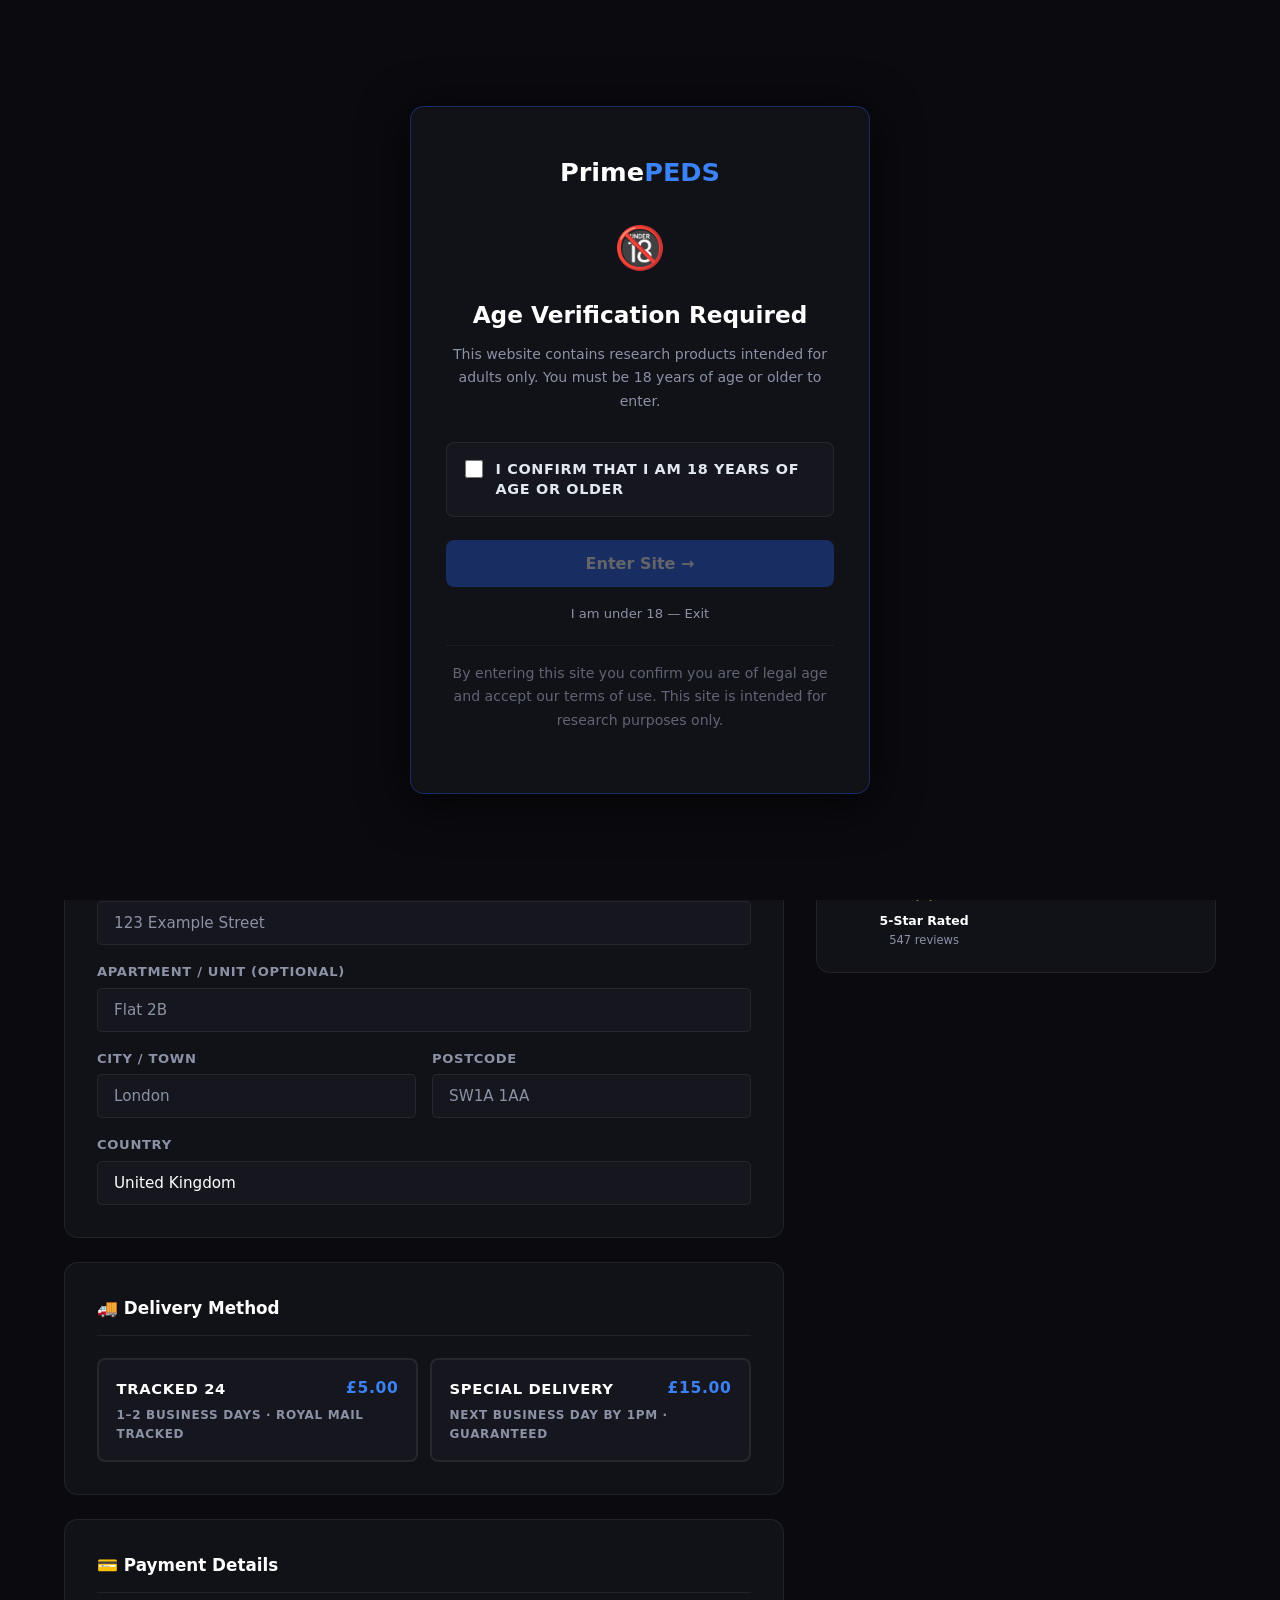
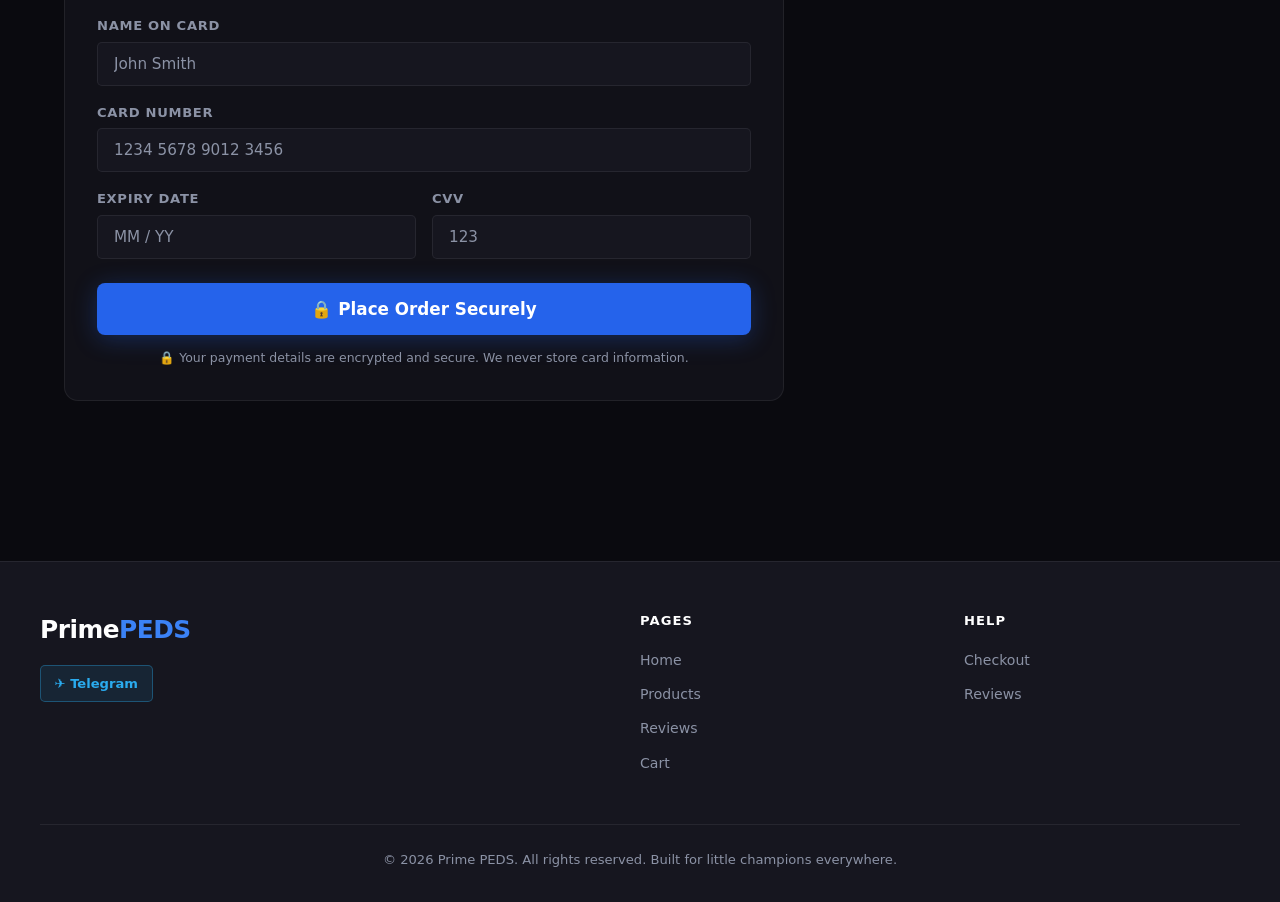
<file: checkout.html>
<!DOCTYPE html>
<html lang="en">
<head>
  <meta charset="UTF-8" />
  <meta name="viewport" content="width=device-width, initial-scale=1.0" />
  <title>Checkout — Prime PEDS</title>
  <meta name="description" content="Complete your order at Prime PEDS." />
  <link rel="stylesheet" href="styles.css" />
</head>
<body>

  <!-- ── Top Banner ── -->
  <div class="top-banner">
    <div class="top-banner-track">
      <span class="top-banner-item">✈️ Join Our Telegram Group <a href="#" class="top-banner-btn" target="_blank" rel="noopener">Join Now →</a></span>
      <span class="top-banner-sep">★</span>
      <span class="top-banner-item">💊 Exclusive Deals &amp; Stock Alerts</span>
      <span class="top-banner-sep">★</span>
      <span class="top-banner-item">🔬 Premium Research Peptides &amp; Vitamins</span>
      <span class="top-banner-sep">★</span>
      <span class="top-banner-item">⚡ Fast UK Tracked Delivery</span>
      <span class="top-banner-sep">★</span>
      <!-- duplicate for seamless loop -->
      <span class="top-banner-item">✈️ Join Our Telegram Group <a href="#" class="top-banner-btn" target="_blank" rel="noopener">Join Now →</a></span>
      <span class="top-banner-sep">★</span>
      <span class="top-banner-item">💊 Exclusive Deals &amp; Stock Alerts</span>
      <span class="top-banner-sep">★</span>
      <span class="top-banner-item">🔬 Premium Research Peptides &amp; Vitamins</span>
      <span class="top-banner-sep">★</span>
      <span class="top-banner-item">⚡ Fast UK Tracked Delivery</span>
      <span class="top-banner-sep">★</span>
    </div>
  </div>

  <!-- ── Navigation ── -->
  <header>
    <nav>
      <a href="index.html" class="logo">Prime<em>PEDS</em></a>
      <ul class="nav-links">
        <li><a href="index.html">Home</a></li>
        <li><a href="products.html">Products</a></li>
        <li><a href="reviews.html">Reviews</a></li>
        <li><a href="checkout.html" class="basket-nav-link active">
          🛒 Cart <span class="basket-badge" id="basket-badge" style="display:none">0</span>
        </a></li>
      </ul>
      <button class="hamburger" aria-label="Open menu">
        <span></span><span></span><span></span>
      </button>
    </nav>
  </header>

  <!-- ── Order Success (hidden until form submitted) ── -->
  <div id="order-success" style="display:none">
    <div class="order-confirm-wrap">

      <!-- Header -->
      <div class="order-confirm-header">
        <div class="order-confirm-tick">✓</div>
        <h2>Order Confirmed!</h2>
        <p>Thank you, <strong id="confirm-name"></strong>! Your order has been placed and is being processed.</p>
        <div class="order-number-badge">Order #<span id="confirm-order-num"></span></div>
      </div>

      <!-- Info grid -->
      <div class="order-info-grid">
        <div class="order-info-box">
          <div class="order-info-label">📅 Order Date</div>
          <div class="order-info-value" id="confirm-date"></div>
        </div>
        <div class="order-info-box">
          <div class="order-info-label">🚚 Est. Delivery</div>
          <div class="order-info-value" id="confirm-delivery"></div>
          <div class="order-info-sub">Tracked 24</div>
        </div>
        <div class="order-info-box">
          <div class="order-info-label">💳 Payment</div>
          <div class="order-info-value">Confirmed ✓</div>
          <div class="order-info-sub">Card ending <span id="confirm-card"></span></div>
        </div>
        <div class="order-info-box">
          <div class="order-info-label">📧 Receipt sent to</div>
          <div class="order-info-value order-info-email" id="confirm-email"></div>
        </div>
      </div>

      <!-- Items ordered -->
      <div class="order-confirm-section">
        <div class="order-confirm-section-title">🛍️ Items Ordered</div>
        <div id="confirm-items"></div>
      </div>

      <!-- Order totals -->
      <div id="confirm-totals" class="order-confirm-totals"></div>

      <!-- Footer CTA -->
      <div class="order-confirm-footer">
        <p>We'll send tracking information to your email once your order has been dispatched. Expected delivery within 1–3 business days.</p>
        <a href="products.html" class="btn btn-primary" style="margin-top:1.2rem">Continue Shopping →</a>
      </div>

    </div>
  </div>

  <!-- ── Checkout Page ── -->
  <div id="checkout-page">
    <section class="page-hero">
      <h1>🛒 Checkout</h1>
      <p>Complete your order below — fast, secure, and simple.</p>
    </section>

    <section class="section" style="padding-top:2.5rem">
      <div class="checkout-layout">

        <!-- Left: Checkout Form -->
        <div>
          <form id="checkout-form">

            <!-- Contact -->
            <div class="checkout-form-wrap" style="margin-bottom:1.5rem">
              <div class="checkout-section-title">📋 Contact Information</div>
              <div class="form-grid">
                <div class="form-group">
                  <label for="first-name">First Name</label>
                  <input type="text" id="first-name" placeholder="John" required />
                </div>
                <div class="form-group">
                  <label for="last-name">Last Name</label>
                  <input type="text" id="last-name" placeholder="Smith" required />
                </div>
                <div class="form-group span-2">
                  <label for="email">Email Address</label>
                  <input type="email" id="email" placeholder="john@example.com" required />
                </div>
                <div class="form-group span-2">
                  <label for="phone">Phone Number</label>
                  <input type="tel" id="phone" placeholder="+44 7700 900000" />
                </div>
              </div>
            </div>

            <!-- Shipping -->
            <div class="checkout-form-wrap" style="margin-bottom:1.5rem">
              <div class="checkout-section-title">📦 Shipping Address</div>
              <div class="form-grid">
                <div class="form-group span-2">
                  <label for="address">Street Address</label>
                  <input type="text" id="address" placeholder="123 Example Street" required />
                </div>
                <div class="form-group span-2">
                  <label for="address2">Apartment / Unit (Optional)</label>
                  <input type="text" id="address2" placeholder="Flat 2B" />
                </div>
                <div class="form-group">
                  <label for="city">City / Town</label>
                  <input type="text" id="city" placeholder="London" required />
                </div>
                <div class="form-group">
                  <label for="postcode">Postcode</label>
                  <input type="text" id="postcode" placeholder="SW1A 1AA" required />
                </div>
                <div class="form-group span-2">
                  <label for="country">Country</label>
                  <select id="country">
                    <option value="gb" selected>United Kingdom</option>
                    <option value="ie">Ireland</option>
                    <option value="us">United States</option>
                    <option value="ca">Canada</option>
                    <option value="au">Australia</option>
                  </select>
                </div>
              </div>
            </div>

            <!-- Delivery -->
            <div class="checkout-form-wrap" style="margin-bottom:1.5rem">
              <div class="checkout-section-title">🚚 Delivery Method</div>
              <div class="delivery-options">
                <label class="delivery-option" for="delivery-tracked">
                  <input type="radio" name="delivery" id="delivery-tracked" value="tracked24">
                  <div class="delivery-option-inner">
                    <div class="delivery-option-top">
                      <span class="delivery-option-name">Tracked 24</span>
                      <span class="delivery-option-price">£5.00</span>
                    </div>
                    <div class="delivery-option-desc">1–2 business days · Royal Mail Tracked</div>
                  </div>
                </label>
                <label class="delivery-option" for="delivery-special">
                  <input type="radio" name="delivery" id="delivery-special" value="special">
                  <div class="delivery-option-inner">
                    <div class="delivery-option-top">
                      <span class="delivery-option-name">Special Delivery</span>
                      <span class="delivery-option-price">£15.00</span>
                    </div>
                    <div class="delivery-option-desc">Next business day by 1pm · Guaranteed</div>
                  </div>
                </label>
              </div>
            </div>

            <!-- Payment -->
            <div class="checkout-form-wrap">
              <div class="checkout-section-title">💳 Payment Details</div>
              <div class="form-grid">
                <div class="form-group span-2">
                  <label for="card-name">Name on Card</label>
                  <input type="text" id="card-name" placeholder="John Smith" required />
                </div>
                <div class="form-group span-2">
                  <label for="card-number">Card Number</label>
                  <input type="text" id="card-number" placeholder="1234 5678 9012 3456"
                    maxlength="19"
                    oninput="this.value=this.value.replace(/[^0-9]/g,'').replace(/(.{4})/g,'$1 ').trim()"
                    required />
                </div>
                <div class="form-group">
                  <label for="expiry">Expiry Date</label>
                  <input type="text" id="expiry" placeholder="MM / YY" maxlength="7"
                    oninput="formatExpiry(this)" required />
                </div>
                <div class="form-group">
                  <label for="cvv">CVV</label>
                  <input type="text" id="cvv" placeholder="123" maxlength="4"
                    oninput="this.value=this.value.replace(/\D/g,'')" required />
                </div>
              </div>
              <div style="margin-top:1.5rem">
                <button type="submit" class="btn btn-primary" style="width:100%;justify-content:center;font-size:1.05rem;padding:1rem">
                  🔒 Place Order Securely
                </button>
              </div>
              <p style="font-size:0.78rem;color:var(--muted);text-align:center;margin-top:0.8rem">
                🔒 Your payment details are encrypted and secure. We never store card information.
              </p>
            </div>

          </form>
        </div>

        <!-- Right: Cart Summary -->
        <div>
          <div class="cart-summary-wrap">
            <div class="checkout-section-title">🛍️ Order Summary</div>
            <div id="cart-items-wrap"></div>
            <div id="cart-totals"></div>
          </div>

          <!-- Trust badges -->
          <div style="background:var(--bg-card);border:1px solid var(--border);border-radius:var(--radius);padding:1.4rem;margin-top:1.2rem">
            <div style="display:grid;grid-template-columns:1fr 1fr;gap:0.9rem;text-align:center">
              <div>
                <div style="font-size:1.3rem;margin-bottom:0.25rem">🔄</div>
                <div style="font-size:0.78rem;color:var(--white);font-weight:600">Free Returns</div>
                <div style="font-size:0.72rem;color:var(--muted)">30-day returns</div>
              </div>
              <div>
                <div style="font-size:1.3rem;margin-bottom:0.25rem">🔒</div>
                <div style="font-size:0.78rem;color:var(--white);font-weight:600">Secure Payment</div>
                <div style="font-size:0.72rem;color:var(--muted)">256-bit SSL</div>
              </div>
              <div>
                <div style="font-size:1.3rem;margin-bottom:0.25rem">⭐</div>
                <div style="font-size:0.78rem;color:var(--white);font-weight:600">5-Star Rated</div>
                <div style="font-size:0.72rem;color:var(--muted)">547 reviews</div>
              </div>
            </div>
          </div>
        </div>

      </div>
    </section>
  </div>

  <!-- ── Footer ── -->
  <footer>
    <div class="footer-inner">
      <div class="footer-grid">
        <div class="footer-brand">
          <a href="index.html" class="logo">Prime<em>PEDS</em></a>
          <div class="social-links">
            <a href="#" class="social-btn" target="_blank" rel="noopener">✈️ Telegram</a>
          </div>
        </div>
        <div class="footer-col">
          <h4>Pages</h4>
          <ul>
            <li><a href="index.html">Home</a></li>
            <li><a href="products.html">Products</a></li>
            <li><a href="reviews.html">Reviews</a></li>
            <li><a href="checkout.html">Cart</a></li>
          </ul>
        </div>
        <div class="footer-col">
          <h4>Help</h4>
          <ul>
            <li><a href="checkout.html">Checkout</a></li>
            <li><a href="reviews.html">Reviews</a></li>
          </ul>
        </div>
      </div>
      <div class="footer-bottom">
        <p>&copy; 2026 Prime PEDS. All rights reserved. Built for little champions everywhere.</p>
      </div>
    </div>
  </footer>

  <script src="script.js"></script>
  <script>
    function formatExpiry(input) {
      var v = input.value.replace(/\D/g, '').slice(0, 4);
      if (v.length >= 3) v = v.slice(0, 2) + ' / ' + v.slice(2);
      input.value = v;
    }
  </script>
</body>
</html>
</file>
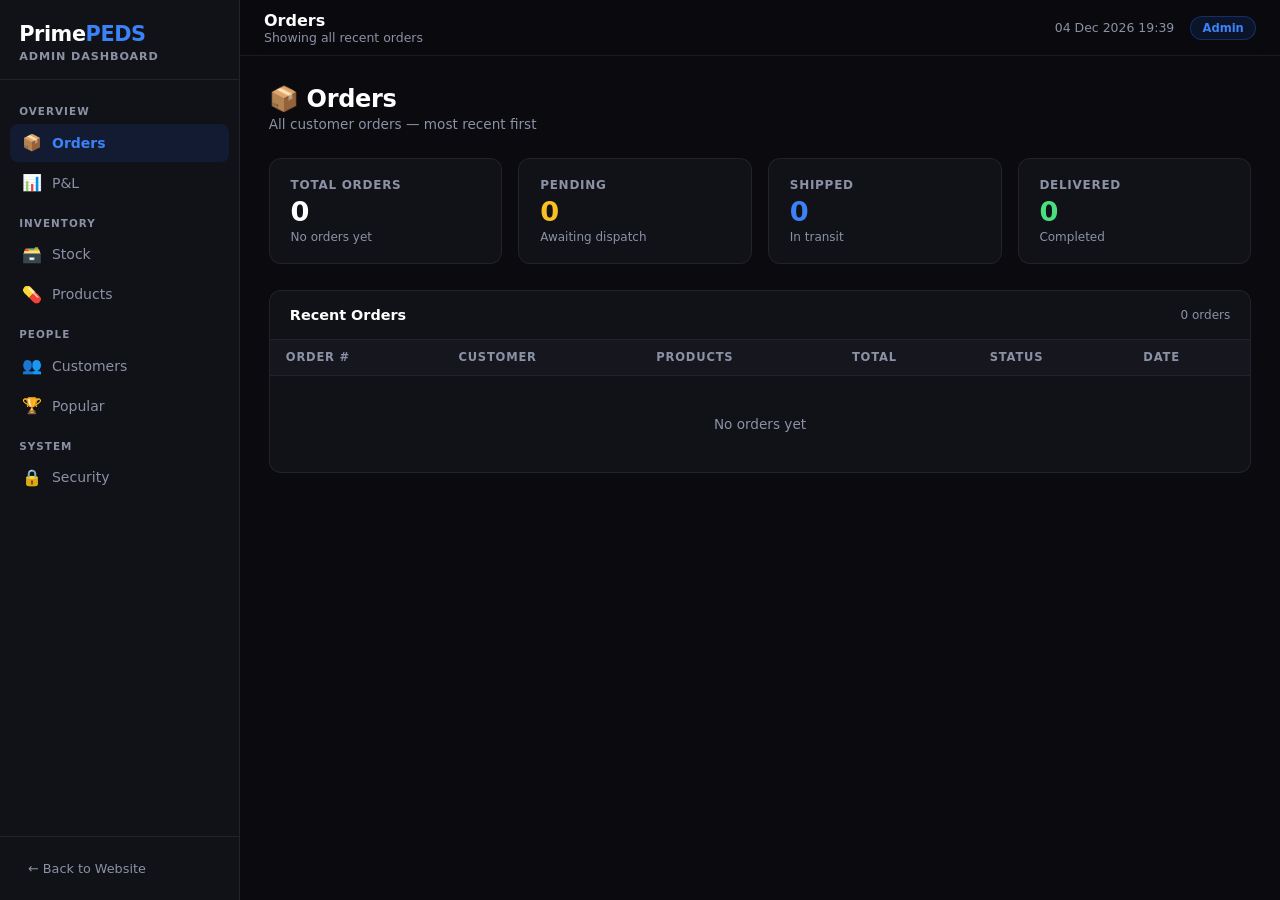
<file: dashboard.html>
<!DOCTYPE html>
<html lang="en">
<head>
  <meta charset="UTF-8" />
  <meta name="viewport" content="width=device-width, initial-scale=1.0" />
  <title>Dashboard — Prime PEDS Admin</title>
  <style>
    /* ── Reset & Base ── */
    *, *::before, *::after { box-sizing: border-box; margin: 0; padding: 0; }
    :root {
      --bg:        #0a0a0f;
      --bg-card:   #111118;
      --bg-elev:   #16161f;
      --bg-hover:  #1c1c28;
      --blue:      #2563eb;
      --blue-lt:   #3b82f6;
      --blue-dim:  rgba(37,99,235,0.12);
      --blue-glow: rgba(37,99,235,0.30);
      --white:     #ffffff;
      --text:      #e2e8f0;
      --muted:     #8b92a5;
      --border:    rgba(255,255,255,0.07);
      --green:     #16a34a;
      --red:       #dc2626;
      --amber:     #d97706;
      --radius:    12px;
      --radius-sm: 8px;
      --sidebar:   240px;
      --font:      'Segoe UI', system-ui, -apple-system, sans-serif;
    }
    html, body { height: 100%; }
    body { font-family: var(--font); background: var(--bg); color: var(--text); display: flex; font-size: 14px; -webkit-font-smoothing: antialiased; }
    a { text-decoration: none; color: inherit; }
    button { cursor: pointer; font-family: var(--font); }
    table { border-collapse: collapse; width: 100%; }

    /* ── Scrollbar ── */
    ::-webkit-scrollbar { width: 5px; height: 5px; }
    ::-webkit-scrollbar-track { background: var(--bg); }
    ::-webkit-scrollbar-thumb { background: var(--blue); border-radius: 3px; }

    /* ══════════════════════════════
       SIDEBAR
    ══════════════════════════════ */
    .sidebar {
      width: var(--sidebar);
      min-height: 100vh;
      background: var(--bg-card);
      border-right: 1px solid var(--border);
      display: flex;
      flex-direction: column;
      position: fixed;
      top: 0; left: 0;
      z-index: 100;
      overflow-y: auto;
    }
    .sidebar-header {
      padding: 1.4rem 1.2rem 1rem;
      border-bottom: 1px solid var(--border);
    }
    .sidebar-logo {
      font-size: 1.3rem;
      font-weight: 800;
      color: var(--white);
      letter-spacing: -0.4px;
    }
    .sidebar-logo em { font-style: normal; color: var(--blue-lt); }
    .sidebar-subtitle {
      font-size: 0.7rem;
      color: var(--muted);
      font-weight: 600;
      text-transform: uppercase;
      letter-spacing: 0.08em;
      margin-top: 0.2rem;
    }
    .sidebar-nav { padding: 0.8rem 0.6rem; flex: 1; }
    .nav-section-label {
      font-size: 0.65rem;
      font-weight: 700;
      color: var(--muted);
      text-transform: uppercase;
      letter-spacing: 0.1em;
      padding: 0.8rem 0.6rem 0.4rem;
    }
    .nav-btn {
      display: flex;
      align-items: center;
      gap: 0.65rem;
      width: 100%;
      padding: 0.6rem 0.75rem;
      border: none;
      background: none;
      color: var(--muted);
      font-size: 0.875rem;
      font-weight: 500;
      border-radius: var(--radius-sm);
      text-align: left;
      transition: background 0.18s, color 0.18s;
      margin-bottom: 2px;
    }
    .nav-btn:hover { background: var(--bg-hover); color: var(--text); }
    .nav-btn.active { background: var(--blue-dim); color: var(--blue-lt); font-weight: 600; }
    .nav-btn .nav-icon { font-size: 1rem; width: 20px; text-align: center; }
    .sidebar-footer {
      padding: 1rem;
      border-top: 1px solid var(--border);
      font-size: 0.75rem;
      color: var(--muted);
    }
    .back-link {
      display: flex;
      align-items: center;
      gap: 0.4rem;
      color: var(--muted);
      font-size: 0.8rem;
      font-weight: 500;
      padding: 0.5rem 0.75rem;
      border-radius: var(--radius-sm);
      transition: color 0.18s, background 0.18s;
    }
    .back-link:hover { color: var(--blue-lt); background: var(--bg-hover); }

    /* ══════════════════════════════
       MAIN CONTENT
    ══════════════════════════════ */
    .main {
      margin-left: var(--sidebar);
      flex: 1;
      min-height: 100vh;
      display: flex;
      flex-direction: column;
    }
    .topbar {
      height: 56px;
      background: rgba(10,10,15,0.85);
      backdrop-filter: blur(12px);
      border-bottom: 1px solid var(--border);
      display: flex;
      align-items: center;
      justify-content: space-between;
      padding: 0 1.5rem;
      position: sticky;
      top: 0;
      z-index: 50;
    }
    .topbar-title { font-size: 1rem; font-weight: 700; color: var(--white); }
    .topbar-meta  { font-size: 0.78rem; color: var(--muted); }
    .topbar-right { display: flex; align-items: center; gap: 1rem; }
    .admin-badge {
      background: var(--blue-dim);
      border: 1px solid rgba(37,99,235,0.35);
      color: var(--blue-lt);
      font-size: 0.72rem;
      font-weight: 700;
      padding: 0.25rem 0.7rem;
      border-radius: 20px;
    }

    .content { padding: 1.8rem; flex: 1; }

    /* ── Section visibility ── */
    .section { display: none; }
    .section.active { display: block; }

    /* ── Page header ── */
    .page-hd { margin-bottom: 1.6rem; }
    .page-hd h1 { font-size: 1.5rem; font-weight: 800; color: var(--white); letter-spacing: -0.3px; }
    .page-hd p  { font-size: 0.85rem; color: var(--muted); margin-top: 0.2rem; }

    /* ══════════════════════════════
       STAT CARDS
    ══════════════════════════════ */
    .stats-grid {
      display: grid;
      grid-template-columns: repeat(auto-fit, minmax(180px, 1fr));
      gap: 1rem;
      margin-bottom: 1.6rem;
    }
    .stat-card {
      background: var(--bg-card);
      border: 1px solid var(--border);
      border-radius: var(--radius);
      padding: 1.2rem 1.3rem;
    }
    .stat-label { font-size: 0.75rem; color: var(--muted); font-weight: 600; text-transform: uppercase; letter-spacing: 0.06em; margin-bottom: 0.4rem; }
    .stat-value { font-size: 1.7rem; font-weight: 800; color: var(--white); line-height: 1; }
    .stat-sub   { font-size: 0.75rem; color: var(--muted); margin-top: 0.3rem; }
    .stat-up    { color: var(--green); }
    .stat-down  { color: var(--red); }

    /* ══════════════════════════════
       TABLES
    ══════════════════════════════ */
    .table-wrap {
      background: var(--bg-card);
      border: 1px solid var(--border);
      border-radius: var(--radius);
      overflow: hidden;
    }
    .table-header {
      padding: 1rem 1.25rem;
      border-bottom: 1px solid var(--border);
      display: flex;
      align-items: center;
      justify-content: space-between;
      gap: 1rem;
    }
    .table-title { font-size: 0.9rem; font-weight: 700; color: var(--white); }
    .table-count { font-size: 0.75rem; color: var(--muted); }
    .tbl { width: 100%; }
    .tbl th {
      background: var(--bg-elev);
      padding: 0.65rem 1rem;
      font-size: 0.72rem;
      font-weight: 700;
      color: var(--muted);
      text-transform: uppercase;
      letter-spacing: 0.07em;
      text-align: left;
      border-bottom: 1px solid var(--border);
    }
    .tbl td {
      padding: 0.75rem 1rem;
      font-size: 0.85rem;
      color: var(--text);
      border-bottom: 1px solid var(--border);
      vertical-align: middle;
    }
    .tbl tr:last-child td { border-bottom: none; }
    .tbl tr:hover td { background: var(--bg-hover); }
    .tbl .mono { font-family: monospace; font-size: 0.8rem; color: var(--muted); }

    /* ── Status badges ── */
    .badge {
      display: inline-block;
      font-size: 0.7rem;
      font-weight: 700;
      padding: 0.22rem 0.65rem;
      border-radius: 20px;
      text-transform: uppercase;
      letter-spacing: 0.05em;
    }
    .badge-green   { background: rgba(22,163,74,0.15);  color: #4ade80; border: 1px solid rgba(22,163,74,0.3); }
    .badge-blue    { background: var(--blue-dim);        color: var(--blue-lt); border: 1px solid rgba(37,99,235,0.3); }
    .badge-amber   { background: rgba(217,119,6,0.15);  color: #fbbf24; border: 1px solid rgba(217,119,6,0.3); }
    .badge-red     { background: rgba(220,38,38,0.15);  color: #f87171; border: 1px solid rgba(220,38,38,0.3); }
    .badge-muted   { background: rgba(139,146,165,0.12); color: var(--muted); border: 1px solid var(--border); }

    /* ══════════════════════════════
       P&L CHART
    ══════════════════════════════ */
    .pnl-grid {
      display: grid;
      grid-template-columns: 1fr 1fr;
      gap: 1.2rem;
      margin-bottom: 1.6rem;
    }
    .chart-wrap {
      background: var(--bg-card);
      border: 1px solid var(--border);
      border-radius: var(--radius);
      padding: 1.3rem;
    }
    .chart-title { font-size: 0.88rem; font-weight: 700; color: var(--white); margin-bottom: 1.2rem; }
    .bar-chart { display: flex; flex-direction: column; gap: 0.75rem; }
    .bar-row { display: flex; align-items: center; gap: 0.75rem; }
    .bar-label { font-size: 0.75rem; color: var(--muted); width: 28px; flex-shrink: 0; text-align: right; }
    .bar-track { flex: 1; height: 22px; background: var(--bg-elev); border-radius: 4px; overflow: hidden; position: relative; }
    .bar-fill  { height: 100%; border-radius: 4px; display: flex; align-items: center; padding-left: 8px; font-size: 0.7rem; font-weight: 700; color: #fff; transition: width 0.6s ease; }
    .bar-revenue { background: linear-gradient(90deg, #2563eb, #3b82f6); }
    .bar-cost    { background: linear-gradient(90deg, #dc2626, #ef4444); }
    .bar-profit  { background: linear-gradient(90deg, #16a34a, #22c55e); }
    .chart-legend { display: flex; gap: 1.2rem; margin-top: 1rem; flex-wrap: wrap; }
    .legend-item { display: flex; align-items: center; gap: 0.4rem; font-size: 0.75rem; color: var(--muted); }
    .legend-dot  { width: 10px; height: 10px; border-radius: 2px; flex-shrink: 0; }

    /* ══════════════════════════════
       STOCK
    ══════════════════════════════ */
    .stock-indicator {
      display: flex;
      align-items: center;
      gap: 0.5rem;
    }
    .stock-bar-track { width: 80px; height: 6px; background: var(--bg-elev); border-radius: 3px; overflow: hidden; }
    .stock-bar-fill  { height: 100%; border-radius: 3px; }
    .stock-high   { background: var(--green); }
    .stock-mid    { background: var(--amber); }
    .stock-low    { background: var(--red); }

    /* ══════════════════════════════
       POPULAR / RANKING
    ══════════════════════════════ */
    .rank-num {
      width: 26px;
      height: 26px;
      background: var(--blue-dim);
      border: 1px solid rgba(37,99,235,0.3);
      color: var(--blue-lt);
      border-radius: 50%;
      display: inline-flex;
      align-items: center;
      justify-content: center;
      font-size: 0.72rem;
      font-weight: 800;
    }
    .rank-num.gold   { background: rgba(251,191,36,0.15); border-color: rgba(251,191,36,0.4); color: #fbbf24; }
    .rank-num.silver { background: rgba(148,163,184,0.12); border-color: rgba(148,163,184,0.3); color: #94a3b8; }
    .rank-num.bronze { background: rgba(180,83,9,0.12); border-color: rgba(180,83,9,0.3); color: #d97706; }

    /* ══════════════════════════════
       SECURITY
    ══════════════════════════════ */
    .sec-event {
      display: flex;
      align-items: flex-start;
      gap: 0.85rem;
      padding: 0.85rem 0;
      border-bottom: 1px solid var(--border);
    }
    .sec-event:last-child { border-bottom: none; }
    .sec-dot {
      width: 8px; height: 8px;
      border-radius: 50%;
      margin-top: 5px;
      flex-shrink: 0;
    }
    .sec-dot-green  { background: var(--green); box-shadow: 0 0 6px rgba(22,163,74,0.5); }
    .sec-dot-red    { background: var(--red);   box-shadow: 0 0 6px rgba(220,38,38,0.5); }
    .sec-dot-amber  { background: var(--amber); box-shadow: 0 0 6px rgba(217,119,6,0.5); }
    .sec-dot-blue   { background: var(--blue);  box-shadow: 0 0 6px var(--blue-glow); }
    .sec-event-main { font-size: 0.85rem; color: var(--text); font-weight: 500; }
    .sec-event-meta { font-size: 0.75rem; color: var(--muted); margin-top: 0.15rem; }

    /* ══════════════════════════════
       RESPONSIVE
    ══════════════════════════════ */
    @media (max-width: 900px) {
      .pnl-grid { grid-template-columns: 1fr; }
    }
    @media (max-width: 700px) {
      .sidebar { transform: translateX(-100%); transition: transform 0.25s ease; }
      .sidebar.open { transform: translateX(0); }
      .main { margin-left: 0; }
      .mob-menu-btn { display: flex; }
      .stats-grid { grid-template-columns: 1fr 1fr; }
    }
    .mob-menu-btn {
      display: none;
      background: none;
      border: none;
      color: var(--text);
      font-size: 1.3rem;
      padding: 0.25rem;
      cursor: pointer;
    }
  </style>
</head>
<body>

  <!-- ══════════════════════════════
       SIDEBAR
  ══════════════════════════════ -->
  <aside class="sidebar" id="sidebar">
    <div class="sidebar-header">
      <div class="sidebar-logo">Prime<em>PEDS</em></div>
      <div class="sidebar-subtitle">Admin Dashboard</div>
    </div>

    <nav class="sidebar-nav">
      <div class="nav-section-label">Overview</div>
      <button class="nav-btn active" onclick="showSection('orders', this)">
        <span class="nav-icon">📦</span> Orders
      </button>
      <button class="nav-btn" onclick="showSection('pnl', this)">
        <span class="nav-icon">📊</span> P&amp;L
      </button>

      <div class="nav-section-label">Inventory</div>
      <button class="nav-btn" onclick="showSection('stock', this)">
        <span class="nav-icon">🗃️</span> Stock
      </button>
      <button class="nav-btn" onclick="showSection('products', this)">
        <span class="nav-icon">💊</span> Products
      </button>

      <div class="nav-section-label">People</div>
      <button class="nav-btn" onclick="showSection('customers', this)">
        <span class="nav-icon">👥</span> Customers
      </button>
      <button class="nav-btn" onclick="showSection('popular', this)">
        <span class="nav-icon">🏆</span> Popular
      </button>

      <div class="nav-section-label">System</div>
      <button class="nav-btn" onclick="showSection('security', this)">
        <span class="nav-icon">🔒</span> Security
      </button>
    </nav>

    <div class="sidebar-footer">
      <a href="index.html" class="back-link">← Back to Website</a>
    </div>
  </aside>

  <!-- ══════════════════════════════
       MAIN
  ══════════════════════════════ -->
  <div class="main">
    <div class="topbar">
      <div style="display:flex;align-items:center;gap:0.75rem">
        <button class="mob-menu-btn" onclick="document.getElementById('sidebar').classList.toggle('open')">☰</button>
        <div>
          <div class="topbar-title" id="topbar-title">Orders</div>
          <div class="topbar-meta" id="topbar-meta">Showing all recent orders</div>
        </div>
      </div>
      <div class="topbar-right">
        <span id="live-time" style="font-size:0.78rem;color:var(--muted)"></span>
        <span class="admin-badge">Admin</span>
      </div>
    </div>

    <div class="content">

      <!-- ══════════════════════════════
           ORDERS
      ══════════════════════════════ -->
      <div class="section active" id="section-orders">
        <div class="page-hd">
          <h1>📦 Orders</h1>
          <p>All customer orders — most recent first</p>
        </div>

        <div class="stats-grid">
          <div class="stat-card">
            <div class="stat-label">Total Orders</div>
            <div class="stat-value">0</div>
            <div class="stat-sub">No orders yet</div>
          </div>
          <div class="stat-card">
            <div class="stat-label">Pending</div>
            <div class="stat-value" style="color:#fbbf24">0</div>
            <div class="stat-sub">Awaiting dispatch</div>
          </div>
          <div class="stat-card">
            <div class="stat-label">Shipped</div>
            <div class="stat-value" style="color:var(--blue-lt)">0</div>
            <div class="stat-sub">In transit</div>
          </div>
          <div class="stat-card">
            <div class="stat-label">Delivered</div>
            <div class="stat-value" style="color:#4ade80">0</div>
            <div class="stat-sub">Completed</div>
          </div>
        </div>

        <div class="table-wrap">
          <div class="table-header">
            <span class="table-title">Recent Orders</span>
            <span class="table-count">0 orders</span>
          </div>
          <table class="tbl">
            <thead>
              <tr>
                <th>Order #</th>
                <th>Customer</th>
                <th>Products</th>
                <th>Total</th>
                <th>Status</th>
                <th>Date</th>
              </tr>
            </thead>
            <tbody>
              <tr><td colspan="6" style="text-align:center;padding:2.5rem;color:var(--muted)">No orders yet</td></tr>
            </tbody>
          </table>
        </div>
      </div>

      <!-- ══════════════════════════════
           P&L
      ══════════════════════════════ -->
      <div class="section" id="section-pnl">
        <div class="page-hd">
          <h1>📊 Profit &amp; Loss</h1>
          <p>Monthly revenue, costs, and profit summary</p>
        </div>

        <div class="stats-grid">
          <div class="stat-card">
            <div class="stat-label">Total Revenue</div>
            <div class="stat-value">£0</div>
            <div class="stat-sub">No revenue yet</div>
          </div>
          <div class="stat-card">
            <div class="stat-label">Total Costs</div>
            <div class="stat-value" style="color:#f87171">£0</div>
            <div class="stat-sub">—</div>
          </div>
          <div class="stat-card">
            <div class="stat-label">Net Profit</div>
            <div class="stat-value" style="color:#4ade80">£0</div>
            <div class="stat-sub">—</div>
          </div>
          <div class="stat-card">
            <div class="stat-label">Avg Order Value</div>
            <div class="stat-value">£0</div>
            <div class="stat-sub">—</div>
          </div>
        </div>

        <div class="pnl-grid">
          <div class="chart-wrap">
            <div class="chart-title">Monthly Revenue (£)</div>
            <div class="bar-chart">
              <div class="bar-row"><span class="bar-label">Sep</span><div class="bar-track"><div class="bar-fill bar-revenue" style="width:0%">£0</div></div></div>
              <div class="bar-row"><span class="bar-label">Oct</span><div class="bar-track"><div class="bar-fill bar-revenue" style="width:0%">£0</div></div></div>
              <div class="bar-row"><span class="bar-label">Nov</span><div class="bar-track"><div class="bar-fill bar-revenue" style="width:0%">£0</div></div></div>
              <div class="bar-row"><span class="bar-label">Dec</span><div class="bar-track"><div class="bar-fill bar-revenue" style="width:0%">£0</div></div></div>
              <div class="bar-row"><span class="bar-label">Jan</span><div class="bar-track"><div class="bar-fill bar-revenue" style="width:0%">£0</div></div></div>
              <div class="bar-row"><span class="bar-label">Feb</span><div class="bar-track"><div class="bar-fill bar-revenue" style="width:0%">£0</div></div></div>
            </div>
          </div>

          <div class="chart-wrap">
            <div class="chart-title">Monthly Profit (£)</div>
            <div class="bar-chart">
              <div class="bar-row"><span class="bar-label">Sep</span><div class="bar-track"><div class="bar-fill bar-profit" style="width:0%">£0</div></div></div>
              <div class="bar-row"><span class="bar-label">Oct</span><div class="bar-track"><div class="bar-fill bar-profit" style="width:0%">£0</div></div></div>
              <div class="bar-row"><span class="bar-label">Nov</span><div class="bar-track"><div class="bar-fill bar-profit" style="width:0%">£0</div></div></div>
              <div class="bar-row"><span class="bar-label">Dec</span><div class="bar-track"><div class="bar-fill bar-profit" style="width:0%">£0</div></div></div>
              <div class="bar-row"><span class="bar-label">Jan</span><div class="bar-track"><div class="bar-fill bar-profit" style="width:0%">£0</div></div></div>
              <div class="bar-row"><span class="bar-label">Feb</span><div class="bar-track"><div class="bar-fill bar-profit" style="width:0%">£0</div></div></div>
            </div>
          </div>
        </div>

        <div class="table-wrap">
          <div class="table-header">
            <span class="table-title">Monthly Breakdown</span>
          </div>
          <table class="tbl">
            <thead>
              <tr><th>Month</th><th>Orders</th><th>Revenue</th><th>Costs</th><th>Profit</th><th>Margin</th></tr>
            </thead>
            <tbody>
              <tr><td>February 2026</td><td>0</td><td>£0</td><td>£0</td><td>£0</td><td><span class="badge badge-muted">—</span></td></tr>
              <tr><td>January 2026</td><td>0</td><td>£0</td><td>£0</td><td>£0</td><td><span class="badge badge-muted">—</span></td></tr>
              <tr><td>December 2025</td><td>0</td><td>£0</td><td>£0</td><td>£0</td><td><span class="badge badge-muted">—</span></td></tr>
              <tr><td>November 2025</td><td>0</td><td>£0</td><td>£0</td><td>£0</td><td><span class="badge badge-muted">—</span></td></tr>
              <tr><td>October 2025</td><td>0</td><td>£0</td><td>£0</td><td>£0</td><td><span class="badge badge-muted">—</span></td></tr>
              <tr><td>September 2025</td><td>0</td><td>£0</td><td>£0</td><td>£0</td><td><span class="badge badge-muted">—</span></td></tr>
            </tbody>
          </table>
        </div>
      </div>

      <!-- ══════════════════════════════
           STOCK
      ══════════════════════════════ -->
      <div class="section" id="section-stock">
        <div class="page-hd">
          <h1>🗃️ Stock</h1>
          <p>Current inventory levels across all products</p>
        </div>

        <div class="stats-grid">
          <div class="stat-card">
            <div class="stat-label">Total Products</div>
            <div class="stat-value">30</div>
            <div class="stat-sub">Active listings</div>
          </div>
          <div class="stat-card">
            <div class="stat-label">Low Stock</div>
            <div class="stat-value" style="color:#fbbf24">0</div>
            <div class="stat-sub">Below 10 units</div>
          </div>
          <div class="stat-card">
            <div class="stat-label">Out of Stock</div>
            <div class="stat-value" style="color:#f87171">30</div>
            <div class="stat-sub">Needs restocking</div>
          </div>
          <div class="stat-card">
            <div class="stat-label">Well Stocked</div>
            <div class="stat-value" style="color:#4ade80">0</div>
            <div class="stat-sub">Above 10 units</div>
          </div>
        </div>

        <div class="table-wrap">
          <div class="table-header">
            <span class="table-title">Inventory Levels</span>
            <span class="table-count">All products</span>
          </div>
          <table class="tbl">
            <thead>
              <tr><th>Product</th><th>Category</th><th>Stock</th><th>Level</th><th>Status</th></tr>
            </thead>
            <tbody id="stock-table-body"></tbody>
          </table>
        </div>
      </div>

      <!-- ══════════════════════════════
           CUSTOMERS
      ══════════════════════════════ -->
      <div class="section" id="section-customers">
        <div class="page-hd">
          <h1>👥 Customers</h1>
          <p>All registered customers and their order history</p>
        </div>

        <div class="stats-grid">
          <div class="stat-card">
            <div class="stat-label">Total Customers</div>
            <div class="stat-value">0</div>
            <div class="stat-sub">No customers yet</div>
          </div>
          <div class="stat-card">
            <div class="stat-label">Repeat Customers</div>
            <div class="stat-value">0</div>
            <div class="stat-sub">—</div>
          </div>
          <div class="stat-card">
            <div class="stat-label">Avg Spend</div>
            <div class="stat-value">£0</div>
            <div class="stat-sub">—</div>
          </div>
          <div class="stat-card">
            <div class="stat-label">Top Spender</div>
            <div class="stat-value">£0</div>
            <div class="stat-sub">—</div>
          </div>
        </div>

        <div class="table-wrap">
          <div class="table-header">
            <span class="table-title">Customer List</span>
            <span class="table-count">0 customers</span>
          </div>
          <table class="tbl">
            <thead>
              <tr><th>#</th><th>Name</th><th>Email</th><th>Orders</th><th>Total Spent</th><th>Last Order</th><th>Status</th></tr>
            </thead>
            <tbody>
              <tr><td colspan="7" style="text-align:center;padding:2.5rem;color:var(--muted)">No customers yet</td></tr>
            </tbody>
          </table>
        </div>
      </div>

      <!-- ══════════════════════════════
           PRODUCTS
      ══════════════════════════════ -->
      <div class="section" id="section-products">
        <div class="page-hd">
          <h1>💊 Products</h1>
          <p>Full product catalogue with prices and stock</p>
        </div>
        <div class="table-wrap">
          <div class="table-header">
            <span class="table-title">All Products</span>
            <span class="table-count" id="products-count"></span>
          </div>
          <table class="tbl">
            <thead>
              <tr><th>ID</th><th>Product</th><th>Category</th><th>Price</th><th>Stock</th><th>Status</th></tr>
            </thead>
            <tbody id="products-table-body"></tbody>
          </table>
        </div>
      </div>

      <!-- ══════════════════════════════
           POPULAR
      ══════════════════════════════ -->
      <div class="section" id="section-popular">
        <div class="page-hd">
          <h1>🏆 Popular Products</h1>
          <p>Top selling products ranked by number of orders</p>
        </div>

        <div class="stats-grid">
          <div class="stat-card">
            <div class="stat-label">Best Seller</div>
            <div class="stat-value" style="font-size:1.1rem;padding-top:0.2rem">BPC-157 5mg</div>
            <div class="stat-sub">24 orders this month</div>
          </div>
          <div class="stat-card">
            <div class="stat-label">Fastest Growing</div>
            <div class="stat-value" style="font-size:1.1rem;padding-top:0.2rem">NAD500</div>
            <div class="stat-sub stat-up">↑ 180% this month</div>
          </div>
          <div class="stat-card">
            <div class="stat-label">Highest Revenue</div>
            <div class="stat-value" style="font-size:1.1rem;padding-top:0.2rem">Vitamin T100</div>
            <div class="stat-sub">£1,050 total</div>
          </div>
          <div class="stat-card">
            <div class="stat-label">Most Bundled</div>
            <div class="stat-value" style="font-size:1.1rem;padding-top:0.2rem">Bac Water</div>
            <div class="stat-sub">Added to 68% of orders</div>
          </div>
        </div>

        <div class="table-wrap">
          <div class="table-header">
            <span class="table-title">Top 15 Products by Orders</span>
          </div>
          <table class="tbl">
            <thead>
              <tr><th>Rank</th><th>Product</th><th>Orders</th><th>Revenue</th><th>Trend</th></tr>
            </thead>
            <tbody>
              <tr><td><span class="rank-num gold">1</span></td><td>BPC-157 5mg</td><td>24</td><td>£480</td><td class="stat-up">↑ +8</td></tr>
              <tr><td><span class="rank-num silver">2</span></td><td>NAD500</td><td>21</td><td>£1,050</td><td class="stat-up">↑ +13</td></tr>
              <tr><td><span class="rank-num bronze">3</span></td><td>TB500 5mg</td><td>18</td><td>£450</td><td class="stat-up">↑ +5</td></tr>
              <tr><td><span class="rank-num">4</span></td><td>Bac Water 3ml</td><td>17</td><td>£42.50</td><td class="stat-up">↑ +9</td></tr>
              <tr><td><span class="rank-num">5</span></td><td>IGF-1-LR3 1mg</td><td>15</td><td>£750</td><td class="stat-up">↑ +4</td></tr>
              <tr><td><span class="rank-num">6</span></td><td>Ipamorelin 10mg</td><td>14</td><td>£420</td><td class="stat-up">↑ +3</td></tr>
              <tr><td><span class="rank-num">7</span></td><td>Epithalon 10mg</td><td>13</td><td>£390</td><td style="color:var(--muted)">→ 0</td></tr>
              <tr><td><span class="rank-num">8</span></td><td>GHK-Cu 50mg</td><td>12</td><td>£420</td><td class="stat-up">↑ +2</td></tr>
              <tr><td><span class="rank-num">9</span></td><td>CJC No DAC 5mg</td><td>11</td><td>£385</td><td style="color:var(--muted)">→ 0</td></tr>
              <tr><td><span class="rank-num">10</span></td><td>Vitamin T60</td><td>10</td><td>£1,100</td><td class="stat-up">↑ +6</td></tr>
              <tr><td><span class="rank-num">11</span></td><td>Tesamorelin 10mg</td><td>9</td><td>£540</td><td class="stat-up">↑ +2</td></tr>
              <tr><td><span class="rank-num">12</span></td><td>GHRP-6 5mg</td><td>9</td><td>£180</td><td style="color:var(--muted)">→ 0</td></tr>
              <tr><td><span class="rank-num">13</span></td><td>PT-141 10mg</td><td>8</td><td>£200</td><td class="stat-up">↑ +1</td></tr>
              <tr><td><span class="rank-num">14</span></td><td>KPV 10mg</td><td>7</td><td>£175</td><td class="stat-down">↓ -1</td></tr>
              <tr><td><span class="rank-num">15</span></td><td>SS-31 10mg</td><td>7</td><td>£245</td><td style="color:var(--muted)">→ 0</td></tr>
            </tbody>
          </table>
        </div>
      </div>

      <!-- ══════════════════════════════
           SECURITY
      ══════════════════════════════ -->
      <div class="section" id="section-security">
        <div class="page-hd">
          <h1>🔒 Security</h1>
          <p>Login activity, access logs, and security events</p>
        </div>

        <div class="stats-grid">
          <div class="stat-card">
            <div class="stat-label">Logins (30d)</div>
            <div class="stat-value">38</div>
            <div class="stat-sub">All successful</div>
          </div>
          <div class="stat-card">
            <div class="stat-label">Failed Attempts</div>
            <div class="stat-value" style="color:#fbbf24">3</div>
            <div class="stat-sub">Last: 19 Feb 2026</div>
          </div>
          <div class="stat-card">
            <div class="stat-label">Blocked IPs</div>
            <div class="stat-value" style="color:#f87171">1</div>
            <div class="stat-sub">Auto-blocked</div>
          </div>
          <div class="stat-card">
            <div class="stat-label">Last Login</div>
            <div class="stat-value" style="font-size:1rem;padding-top:0.3rem">Today</div>
            <div class="stat-sub">24 Feb 2026, 09:14</div>
          </div>
        </div>

        <div style="display:grid;grid-template-columns:1fr 1fr;gap:1.2rem">

          <div class="table-wrap">
            <div class="table-header">
              <span class="table-title">Recent Login Activity</span>
            </div>
            <div style="padding:0.5rem 1.25rem">
              <div class="sec-event">
                <div class="sec-dot sec-dot-green"></div>
                <div><div class="sec-event-main">Admin login successful</div><div class="sec-event-meta">24 Feb 2026, 09:14 · IP: 82.45.112.34 · Chrome / macOS</div></div>
              </div>
              <div class="sec-event">
                <div class="sec-dot sec-dot-green"></div>
                <div><div class="sec-event-main">Admin login successful</div><div class="sec-event-meta">23 Feb 2026, 18:42 · IP: 82.45.112.34 · Chrome / macOS</div></div>
              </div>
              <div class="sec-event">
                <div class="sec-dot sec-dot-green"></div>
                <div><div class="sec-event-main">Admin login successful</div><div class="sec-event-meta">22 Feb 2026, 11:05 · IP: 82.45.112.34 · Safari / iPhone</div></div>
              </div>
              <div class="sec-event">
                <div class="sec-dot sec-dot-green"></div>
                <div><div class="sec-event-main">Admin login successful</div><div class="sec-event-meta">21 Feb 2026, 14:30 · IP: 82.45.112.34 · Chrome / macOS</div></div>
              </div>
              <div class="sec-event">
                <div class="sec-dot sec-dot-green"></div>
                <div><div class="sec-event-main">Admin login successful</div><div class="sec-event-meta">20 Feb 2026, 09:55 · IP: 82.45.112.34 · Chrome / macOS</div></div>
              </div>
            </div>
          </div>

          <div class="table-wrap">
            <div class="table-header">
              <span class="table-title">Failed Attempts &amp; Alerts</span>
            </div>
            <div style="padding:0.5rem 1.25rem">
              <div class="sec-event">
                <div class="sec-dot sec-dot-red"></div>
                <div><div class="sec-event-main">Failed login attempt</div><div class="sec-event-meta">19 Feb 2026, 03:22 · IP: 194.165.16.11 · Unknown browser</div></div>
              </div>
              <div class="sec-event">
                <div class="sec-dot sec-dot-red"></div>
                <div><div class="sec-event-main">Failed login attempt</div><div class="sec-event-meta">19 Feb 2026, 03:21 · IP: 194.165.16.11 · Unknown browser</div></div>
              </div>
              <div class="sec-event">
                <div class="sec-dot sec-dot-red"></div>
                <div><div class="sec-event-main">Failed login attempt — IP blocked</div><div class="sec-event-meta">19 Feb 2026, 03:20 · IP: 194.165.16.11 · Auto-blocked after 3 attempts</div></div>
              </div>
              <div class="sec-event">
                <div class="sec-dot sec-dot-amber"></div>
                <div><div class="sec-event-main">New device login detected</div><div class="sec-event-meta">22 Feb 2026, 11:05 · Safari / iPhone — first time this device</div></div>
              </div>
              <div class="sec-event">
                <div class="sec-dot sec-dot-blue"></div>
                <div><div class="sec-event-main">Dashboard accessed</div><div class="sec-event-meta">24 Feb 2026, 09:14 · Orders, Stock, P&amp;L sections viewed</div></div>
              </div>
            </div>
          </div>

        </div>

        <div class="table-wrap" style="margin-top:1.2rem">
          <div class="table-header">
            <span class="table-title">Admin Access Log</span>
          </div>
          <table class="tbl">
            <thead>
              <tr><th>Date &amp; Time</th><th>Section</th><th>Action</th><th>IP Address</th></tr>
            </thead>
            <tbody>
              <tr><td>24 Feb 2026, 09:18</td><td>Stock</td><td>Viewed inventory</td><td class="mono">82.45.112.34</td></tr>
              <tr><td>24 Feb 2026, 09:16</td><td>Orders</td><td>Viewed order ORD-047</td><td class="mono">82.45.112.34</td></tr>
              <tr><td>24 Feb 2026, 09:14</td><td>Login</td><td>Authenticated</td><td class="mono">82.45.112.34</td></tr>
              <tr><td>23 Feb 2026, 18:50</td><td>Products</td><td>Viewed product list</td><td class="mono">82.45.112.34</td></tr>
              <tr><td>23 Feb 2026, 18:45</td><td>P&amp;L</td><td>Viewed P&amp;L report</td><td class="mono">82.45.112.34</td></tr>
              <tr><td>23 Feb 2026, 18:42</td><td>Login</td><td>Authenticated</td><td class="mono">82.45.112.34</td></tr>
              <tr><td>22 Feb 2026, 11:10</td><td>Customers</td><td>Viewed customer list</td><td class="mono">82.45.112.34</td></tr>
              <tr><td>22 Feb 2026, 11:05</td><td>Login</td><td>Authenticated (new device)</td><td class="mono">82.45.112.34</td></tr>
            </tbody>
          </table>
        </div>
      </div>

    </div><!-- /content -->
  </div><!-- /main -->

  <script>
    // ── Live clock ──
    function updateTime() {
      var now = new Date();
      document.getElementById('live-time').textContent =
        now.toLocaleDateString('en-GB', { day:'2-digit', month:'short', year:'numeric' }) + '  ' +
        now.toLocaleTimeString('en-GB', { hour:'2-digit', minute:'2-digit' });
    }
    updateTime();
    setInterval(updateTime, 30000);

    // ── Section switching ──
    var titles = {
      orders:    ['Orders',   'Showing all recent orders'],
      pnl:       ['P&L',      'Revenue, costs and profit summary'],
      stock:     ['Stock',    'Current inventory levels'],
      products:  ['Products', 'Full product catalogue'],
      customers: ['Customers','All customer accounts'],
      popular:   ['Popular',  'Top selling products by order volume'],
      security:  ['Security', 'Login activity and access logs']
    };

    function showSection(id, btn) {
      document.querySelectorAll('.section').forEach(s => s.classList.remove('active'));
      document.querySelectorAll('.nav-btn').forEach(b => b.classList.remove('active'));
      document.getElementById('section-' + id).classList.add('active');
      if (btn) btn.classList.add('active');
      document.getElementById('topbar-title').textContent = titles[id][0];
      document.getElementById('topbar-meta').textContent  = titles[id][1];
      // Close mobile sidebar
      document.getElementById('sidebar').classList.remove('open');
    }

    // ── Product data (synced from script.js manually) ──
    var STOCK = {
      1:0, 2:0, 3:0, 4:0, 5:0, 6:0, 7:0, 8:0, 9:0, 10:0,
      11:0, 12:0, 13:0, 14:0, 15:0, 16:0, 17:0, 18:0, 19:0,
      20:0, 21:0, 22:0, 23:0, 24:0, 25:0, 26:0, 27:0, 28:0, 29:0, 30:0
    };

    var PDATA = [
      {id:1,  name:'BPC-157 5mg',         cat:'Peptides', price:20},
      {id:2,  name:'TB500 5mg',           cat:'Peptides', price:25},
      {id:3,  name:'GHK-Cu 50mg',         cat:'Peptides', price:35},
      {id:4,  name:'Glow70',              cat:'Peptides', price:50},
      {id:5,  name:'IGF-1-LR3 1mg',       cat:'Peptides', price:50},
      {id:6,  name:'GHRP-6 5mg',          cat:'Peptides', price:20},
      {id:7,  name:'HGH Fragment 5mg',    cat:'Peptides', price:25},
      {id:8,  name:'CJC No DAC 5mg',      cat:'Peptides', price:35},
      {id:9,  name:'CJC With DAC 5mg',    cat:'Peptides', price:45},
      {id:10, name:'Ipamorelin 10mg',     cat:'Peptides', price:30},
      {id:11, name:'Tesamorelin 10mg',    cat:'Peptides', price:60},
      {id:12, name:'Epithalon 10mg',      cat:'Peptides', price:30},
      {id:13, name:'MOTS-C10 10mg',       cat:'Peptides', price:25},
      {id:14, name:'MOTS-C40 40mg',       cat:'Peptides', price:65},
      {id:15, name:'DSIP 5mg',            cat:'Peptides', price:30},
      {id:16, name:'Selank 5mg',          cat:'Peptides', price:20},
      {id:17, name:'Semax 5mg',           cat:'Peptides', price:20},
      {id:18, name:'SLU-PP-332 5mg',      cat:'Peptides', price:75},
      {id:19, name:'L-Carnitine 10mg',    cat:'Peptides', price:75},
      {id:20, name:'AOD 5mg',             cat:'Peptides', price:30},
      {id:21, name:'PT-141 10mg',         cat:'Peptides', price:25},
      {id:22, name:'SS-31 10mg',          cat:'Peptides', price:35},
      {id:23, name:'Thymalin 10mg',       cat:'Peptides', price:25},
      {id:24, name:'KPV 10mg',            cat:'Peptides', price:25},
      {id:25, name:'NAD500',              cat:'Peptides', price:50},
      {id:26, name:'Bac Water 3ml',       cat:'Peptides', price:2.50},
      {id:27, name:'Vitamin S10',         cat:'Vitamins', price:45},
      {id:28, name:'Vitamin T30',         cat:'Vitamins', price:90},
      {id:29, name:'Vitamin T60',         cat:'Vitamins', price:110},
      {id:30, name:'Vitamin T100',        cat:'Vitamins', price:150}
    ];

    function stockBar(qty) {
      var pct = Math.min(qty / 30 * 100, 100);
      var cls = qty === 0 ? 'stock-low' : qty < 8 ? 'stock-low' : qty < 15 ? 'stock-mid' : 'stock-high';
      return '<div class="stock-indicator">' +
        '<span style="min-width:28px;font-weight:700;color:' + (qty===0?'#f87171':qty<8?'#fbbf24':'#4ade80') + '">' + qty + '</span>' +
        '<div class="stock-bar-track"><div class="stock-bar-fill ' + cls + '" style="width:' + pct + '%"></div></div>' +
        '</div>';
    }
    function stockBadge(qty) {
      if (qty === 0) return '<span class="badge badge-red">Out of Stock</span>';
      if (qty < 8)   return '<span class="badge badge-amber">Low Stock</span>';
      return '<span class="badge badge-green">In Stock</span>';
    }

    // Build stock table
    var stockBody = document.getElementById('stock-table-body');
    PDATA.forEach(function(p) {
      var q = STOCK[p.id] || 0;
      var tr = document.createElement('tr');
      tr.innerHTML = '<td>' + p.name + '</td>' +
        '<td><span class="badge badge-muted">' + p.cat + '</span></td>' +
        '<td>' + stockBar(q) + '</td>' +
        '<td>' + q + ' units</td>' +
        '<td>' + stockBadge(q) + '</td>';
      stockBody.appendChild(tr);
    });

    // Build products table
    var prodBody = document.getElementById('products-table-body');
    document.getElementById('products-count').textContent = PDATA.length + ' products';
    PDATA.forEach(function(p) {
      var q = STOCK[p.id] || 0;
      var tr = document.createElement('tr');
      tr.innerHTML = '<td class="mono">#' + p.id + '</td>' +
        '<td style="font-weight:600;color:var(--white)">' + p.name + '</td>' +
        '<td><span class="badge badge-muted">' + p.cat + '</span></td>' +
        '<td style="color:var(--blue-lt);font-weight:700">£' + p.price.toFixed(2) + '</td>' +
        '<td>' + q + '</td>' +
        '<td>' + stockBadge(q) + '</td>';
      prodBody.appendChild(tr);
    });
  </script>
</body>
</html>
</file>
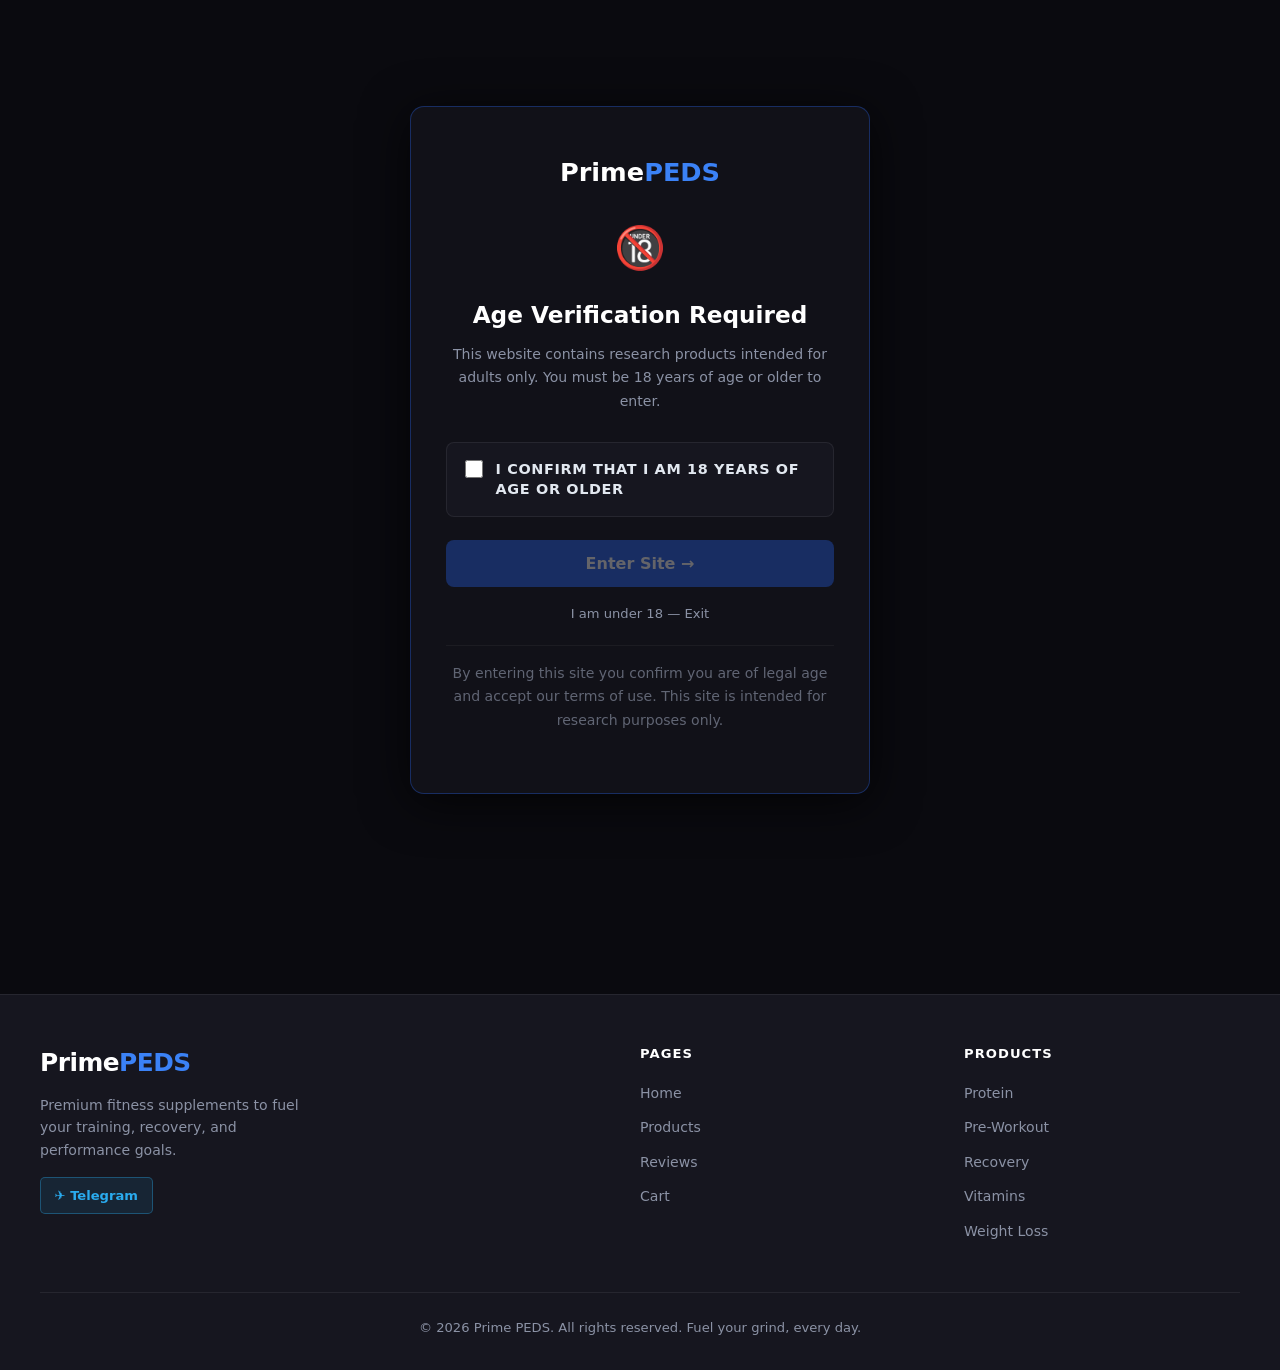
<file: reviews.html>
<!DOCTYPE html>
<html lang="en">
<head>
  <meta charset="UTF-8" />
  <meta name="viewport" content="width=device-width, initial-scale=1.0" />
  <title>Reviews — Prime PEDS</title>
  <meta name="description" content="Real customer reviews and results from Prime PEDS fitness supplements." />
  <link rel="stylesheet" href="styles.css" />
</head>
<body>

  <!-- ── Top Banner ── -->
  <div class="top-banner">
    <div class="top-banner-track">
      <span class="top-banner-item">✈️ Join Our Telegram Group <a href="#" class="top-banner-btn" target="_blank" rel="noopener">Join Now →</a></span>
      <span class="top-banner-sep">★</span>
      <span class="top-banner-item">💊 Exclusive Deals &amp; Stock Alerts</span>
      <span class="top-banner-sep">★</span>
      <span class="top-banner-item">🔬 Premium Research Peptides &amp; Vitamins</span>
      <span class="top-banner-sep">★</span>
      <span class="top-banner-item">⚡ Fast UK Tracked Delivery</span>
      <span class="top-banner-sep">★</span>
      <!-- duplicate for seamless loop -->
      <span class="top-banner-item">✈️ Join Our Telegram Group <a href="#" class="top-banner-btn" target="_blank" rel="noopener">Join Now →</a></span>
      <span class="top-banner-sep">★</span>
      <span class="top-banner-item">💊 Exclusive Deals &amp; Stock Alerts</span>
      <span class="top-banner-sep">★</span>
      <span class="top-banner-item">🔬 Premium Research Peptides &amp; Vitamins</span>
      <span class="top-banner-sep">★</span>
      <span class="top-banner-item">⚡ Fast UK Tracked Delivery</span>
      <span class="top-banner-sep">★</span>
    </div>
  </div>

  <!-- ── Navigation ── -->
  <header>
    <nav>
      <a href="index.html" class="logo">Prime<em>PEDS</em></a>
      <ul class="nav-links">
        <li><a href="index.html">Home</a></li>
        <li><a href="products.html">Products</a></li>
        <li><a href="reviews.html" class="active">Reviews</a></li>
        <li><a href="checkout.html" class="basket-nav-link">
          🛒 Cart <span class="basket-badge" id="basket-badge" style="display:none">0</span>
        </a></li>
      </ul>
      <button class="hamburger" aria-label="Open menu">
        <span></span><span></span><span></span>
      </button>
    </nav>
  </header>

  <!-- ── Page Hero ── -->
  <section class="page-hero">
    <h1>⭐ Customer Reviews</h1>
    <p>Real results from real athletes. See what our customers are achieving with Prime PEDS.</p>
  </section>

  <section class="section">

    <!-- No reviews yet -->
    <div style="text-align:center;padding:4rem 1rem">
      <div style="font-size:2.5rem;margin-bottom:1rem">⭐</div>
      <h3 style="font-size:1.3rem;font-weight:800;color:var(--white);margin-bottom:0.6rem">No Reviews Yet</h3>
      <p style="color:var(--muted);max-width:400px;margin:0 auto 2rem">Be the first to share your experience with Prime PEDS products.</p>
      <a href="products.html" class="btn btn-primary">Shop Now →</a>
    </div>

  </section>

  <!-- ── Footer ── -->
  <footer>
    <div class="footer-inner">
      <div class="footer-grid">
        <div class="footer-brand">
          <a href="index.html" class="logo">Prime<em>PEDS</em></a>
          <p>Premium fitness supplements to fuel your training, recovery, and performance goals.</p>
          <div class="social-links">
            <a href="#" class="social-btn" target="_blank" rel="noopener">✈️ Telegram</a>
          </div>
        </div>
        <div class="footer-col">
          <h4>Pages</h4>
          <ul>
            <li><a href="index.html">Home</a></li>
            <li><a href="products.html">Products</a></li>
            <li><a href="reviews.html">Reviews</a></li>
            <li><a href="checkout.html">Cart</a></li>
          </ul>
        </div>
        <div class="footer-col">
          <h4>Products</h4>
          <ul>
            <li><a href="products.html">Protein</a></li>
            <li><a href="products.html">Pre-Workout</a></li>
            <li><a href="products.html">Recovery</a></li>
            <li><a href="products.html">Vitamins</a></li>
            <li><a href="products.html">Weight Loss</a></li>
          </ul>
        </div>
      </div>
      <div class="footer-bottom">
        <p>&copy; 2026 Prime PEDS. All rights reserved. Fuel your grind, every day.</p>
      </div>
    </div>
  </footer>

  <script src="script.js"></script>
</body>
</html>
</file>
<file: styles.css>
/* ── Prime Peds — Global Styles ── */

:root {
  --bg:          #0a0a0f;
  --bg-card:     #111118;
  --bg-elevated: #16161f;
  --blue:        #2563eb;
  --blue-light:  #3b82f6;
  --blue-glow:   rgba(37,99,235,0.35);
  --blue-dim:    rgba(37,99,235,0.12);
  --white:       #ffffff;
  --text:        #e2e8f0;
  --muted:       #8b92a5;
  --border:      rgba(255,255,255,0.07);
  --radius:      14px;
  --radius-sm:   8px;
  --radius-xs:   5px;
  --shadow:      0 4px 24px rgba(0,0,0,0.55);
  --shadow-blue: 0 4px 24px rgba(37,99,235,0.30);
  --font:        'Segoe UI', system-ui, -apple-system, sans-serif;
  --transition:  0.22s ease;
}

*, *::before, *::after { box-sizing: border-box; margin: 0; padding: 0; }

html { scroll-behavior: smooth; }

body {
  font-family: var(--font);
  background: var(--bg);
  color: var(--text);
  min-height: 100vh;
  line-height: 1.6;
  -webkit-font-smoothing: antialiased;
}

a { text-decoration: none; color: inherit; }
img { max-width: 100%; display: block; }
button { cursor: pointer; font-family: var(--font); }

/* ── Scrollbar ── */
::-webkit-scrollbar { width: 6px; }
::-webkit-scrollbar-track { background: var(--bg); }
::-webkit-scrollbar-thumb { background: var(--blue); border-radius: 3px; }

/* ══════════════════════════════════════════
   TOP BANNER — SCROLLING TICKER
══════════════════════════════════════════ */
.top-banner {
  background: var(--blue);
  overflow: hidden;
  padding: 0.6rem 0;
  white-space: nowrap;
}
.top-banner-track {
  display: inline-flex;
  align-items: center;
  animation: bannerScroll 28s linear infinite;
}
.top-banner-track:hover { animation-play-state: paused; }
.top-banner-item {
  display: inline-flex;
  align-items: center;
  gap: 0.55rem;
  padding: 0 2.5rem;
  font-size: 0.84rem;
  font-weight: 600;
  color: #fff;
}
.top-banner-sep {
  color: rgba(255,255,255,0.45);
  font-size: 0.65rem;
  padding: 0;
}
.top-banner-btn {
  background: rgba(255,255,255,0.18);
  border: 1px solid rgba(255,255,255,0.50);
  color: #fff;
  padding: 0.22rem 0.75rem;
  border-radius: 20px;
  font-size: 0.76rem;
  font-weight: 700;
  white-space: nowrap;
  transition: background 0.2s;
  margin-left: 0.25rem;
}
.top-banner-btn:hover { background: rgba(255,255,255,0.32); }

@keyframes bannerScroll {
  0%   { transform: translateX(0); }
  100% { transform: translateX(-50%); }
}

/* Social button in footer */
.social-links { display: flex; gap: 0.6rem; margin-top: 1rem; flex-wrap: wrap; }
.social-btn {
  display: inline-flex;
  align-items: center;
  gap: 0.4rem;
  padding: 0.42rem 0.85rem;
  border-radius: var(--radius-xs);
  font-size: 0.82rem;
  font-weight: 600;
  border: 1px solid rgba(37,99,235,0.45);
  background: var(--blue-dim);
  color: var(--blue-light);
  transition: var(--transition);
}
.social-btn:hover {
  background: rgba(37,99,235,0.22);
  border-color: var(--blue-light);
  color: var(--white);
  transform: translateY(-1px);
}


/* ══════════════════════════════════════════
   NAVIGATION
══════════════════════════════════════════ */
header {
  position: sticky;
  top: 0;
  z-index: 200;
  background: rgba(10,10,15,0.85);
  backdrop-filter: blur(16px);
  -webkit-backdrop-filter: blur(16px);
  border-bottom: 1px solid var(--border);
}

nav {
  max-width: 1200px;
  margin: 0 auto;
  padding: 0 1.5rem;
  height: 68px;
  display: flex;
  align-items: center;
  gap: 2rem;
}

.logo {
  font-size: 1.55rem;
  font-weight: 800;
  letter-spacing: -0.5px;
  color: var(--white);
  white-space: nowrap;
}
.logo em {
  font-style: normal;
  color: var(--blue-light);
}

.nav-links {
  list-style: none;
  display: flex;
  align-items: center;
  gap: 0.25rem;
  margin-left: auto;
}

.nav-links a {
  display: inline-block;
  padding: 0.45rem 0.9rem;
  font-size: 0.93rem;
  font-weight: 500;
  color: var(--muted);
  border-radius: var(--radius-xs);
  transition: color var(--transition), background var(--transition);
}
.nav-links a:hover,
.nav-links a.active {
  color: var(--white);
  background: var(--blue-dim);
}

.basket-nav-link {
  display: inline-flex !important;
  align-items: center;
  gap: 0.35rem;
}

.basket-badge {
  background: var(--blue);
  color: #fff;
  font-size: 0.72rem;
  font-weight: 700;
  padding: 1px 6px;
  border-radius: 20px;
  min-width: 20px;
  text-align: center;
}

/* Hamburger */
.hamburger {
  display: none;
  flex-direction: column;
  justify-content: center;
  gap: 5px;
  width: 38px;
  height: 38px;
  background: none;
  border: none;
  margin-left: auto;
  padding: 6px;
}
.hamburger span {
  display: block;
  height: 2px;
  background: var(--text);
  border-radius: 2px;
  transition: var(--transition);
}
.hamburger.open span:nth-child(1) { transform: translateY(7px) rotate(45deg); }
.hamburger.open span:nth-child(2) { opacity: 0; }
.hamburger.open span:nth-child(3) { transform: translateY(-7px) rotate(-45deg); }

/* ══════════════════════════════════════════
   HERO
══════════════════════════════════════════ */
.hero {
  position: relative;
  min-height: 88vh;
  display: flex;
  align-items: center;
  justify-content: center;
  text-align: center;
  overflow: hidden;
  padding: 5rem 1.5rem 4rem;
}

.hero-bg {
  position: absolute;
  inset: 0;
  background:
    radial-gradient(ellipse 70% 55% at 50% 30%, rgba(37,99,235,0.22) 0%, transparent 70%),
    radial-gradient(ellipse 40% 30% at 80% 70%, rgba(59,130,246,0.12) 0%, transparent 60%),
    radial-gradient(ellipse 50% 40% at 20% 80%, rgba(37,99,235,0.10) 0%, transparent 60%);
  z-index: 0;
}

/* Animated grid lines */
.hero-bg::before {
  content: '';
  position: absolute;
  inset: 0;
  background-image:
    linear-gradient(rgba(37,99,235,0.06) 1px, transparent 1px),
    linear-gradient(90deg, rgba(37,99,235,0.06) 1px, transparent 1px);
  background-size: 60px 60px;
}

.hero-content {
  position: relative;
  z-index: 1;
  max-width: 740px;
}

.hero-badge {
  display: inline-block;
  background: var(--blue-dim);
  border: 1px solid rgba(37,99,235,0.40);
  color: var(--blue-light);
  font-size: 0.82rem;
  font-weight: 700;
  letter-spacing: 0.08em;
  text-transform: uppercase;
  padding: 0.38rem 1rem;
  border-radius: 50px;
  margin-bottom: 1.5rem;
  animation: fadeUp 0.6s ease both;
}

.hero-title {
  font-size: clamp(2.6rem, 6vw, 4.2rem);
  font-weight: 900;
  line-height: 1.08;
  letter-spacing: -1.5px;
  color: var(--white);
  margin-bottom: 1.25rem;
  animation: fadeUp 0.6s 0.1s ease both;
}
.hero-title .accent { color: var(--blue-light); }

.hero-tagline {
  font-size: clamp(1rem, 2.2vw, 1.2rem);
  color: var(--muted);
  max-width: 520px;
  margin: 0 auto 2.5rem;
  animation: fadeUp 0.6s 0.2s ease both;
}

.hero-btns {
  display: flex;
  gap: 1rem;
  justify-content: center;
  flex-wrap: wrap;
  animation: fadeUp 0.6s 0.3s ease both;
}

/* ── Buttons ── */
.btn {
  display: inline-flex;
  align-items: center;
  gap: 0.5rem;
  padding: 0.85rem 2rem;
  border-radius: var(--radius-sm);
  font-size: 1rem;
  font-weight: 700;
  border: none;
  transition: transform var(--transition), box-shadow var(--transition), opacity var(--transition);
}
.btn:hover { transform: translateY(-2px); }
.btn:active { transform: translateY(0); }

.btn-primary {
  background: var(--blue);
  color: #fff;
  box-shadow: var(--shadow-blue);
}
.btn-primary:hover { box-shadow: 0 6px 32px rgba(37,99,235,0.50); }

.btn-outline {
  background: transparent;
  color: var(--white);
  border: 2px solid rgba(255,255,255,0.18);
}
.btn-outline:hover { border-color: var(--blue-light); color: var(--blue-light); }

/* ── Floating hero shoe image ── */
.hero-shoe-wrap {
  margin-top: 3.5rem;
  position: relative;
  animation: floatAnim 3.5s ease-in-out infinite;
}
.hero-shoe-wrap img {
  width: 320px;
  max-width: 90vw;
  margin: 0 auto;
  filter: drop-shadow(0 20px 50px rgba(37,99,235,0.50));
  border-radius: var(--radius);
}

@keyframes floatAnim {
  0%,100% { transform: translateY(0); }
  50%      { transform: translateY(-14px); }
}

/* ══════════════════════════════════════════
   SECTION LAYOUT
══════════════════════════════════════════ */
.section {
  padding: 5rem 1.5rem;
  max-width: 1200px;
  margin: 0 auto;
}

.section-header {
  text-align: center;
  margin-bottom: 3rem;
}
.section-label {
  display: inline-block;
  color: var(--blue-light);
  font-size: 0.8rem;
  font-weight: 700;
  letter-spacing: 0.1em;
  text-transform: uppercase;
  margin-bottom: 0.6rem;
}
.section-title {
  font-size: clamp(1.7rem, 4vw, 2.5rem);
  font-weight: 800;
  color: var(--white);
  letter-spacing: -0.5px;
}

/* ══════════════════════════════════════════
   FEATURES STRIP
══════════════════════════════════════════ */
.features-strip {
  background: var(--bg-elevated);
  border-top: 1px solid var(--border);
  border-bottom: 1px solid var(--border);
  padding: 2.5rem 1.5rem;
}
.features-strip-inner {
  max-width: 1200px;
  margin: 0 auto;
  display: grid;
  grid-template-columns: repeat(auto-fit, minmax(180px, 1fr));
  gap: 1.5rem;
  text-align: center;
}
.feat-item { padding: 0.5rem; }
.feat-icon { font-size: 1.8rem; margin-bottom: 0.5rem; }
.feat-title { font-size: 0.92rem; font-weight: 700; color: var(--white); margin-bottom: 0.2rem; }
.feat-desc  { font-size: 0.8rem; color: var(--muted); }

/* ══════════════════════════════════════════
   PRODUCT CARDS
══════════════════════════════════════════ */
.products-grid {
  display: grid;
  grid-template-columns: repeat(auto-fill, minmax(240px, 1fr));
  gap: 1.5rem;
}

.product-card {
  background: var(--bg-card);
  border: 1px solid var(--border);
  border-radius: var(--radius);
  overflow: hidden;
  transition: transform var(--transition), border-color var(--transition), box-shadow var(--transition);
}
.product-card:hover {
  transform: translateY(-5px);
  border-color: rgba(37,99,235,0.45);
  box-shadow: 0 8px 30px rgba(37,99,235,0.20);
}

.product-img-wrap {
  position: relative;
  width: 100%;
  aspect-ratio: 1 / 1;
  overflow: hidden;
  background: linear-gradient(135deg, #111122 0%, #0d1a3a 100%);
}
.product-img-wrap img {
  width: 100%;
  height: 100%;
  object-fit: cover;
  transition: transform 0.5s ease;
}
.product-card:hover .product-img-wrap img { transform: scale(1.07); }

.product-badge {
  position: absolute;
  top: 10px;
  left: 10px;
  background: var(--blue);
  color: #fff;
  font-size: 0.7rem;
  font-weight: 700;
  padding: 3px 9px;
  border-radius: 20px;
  text-transform: uppercase;
  letter-spacing: 0.05em;
}

.product-info {
  padding: 1.1rem 1.25rem 1.35rem;
}
.product-name {
  font-size: 0.97rem;
  font-weight: 700;
  color: var(--white);
  margin-bottom: 0.3rem;
  line-height: 1.3;
}
.product-sub {
  font-size: 0.8rem;
  color: var(--muted);
  margin-bottom: 0.5rem;
}
.product-desc {
  font-size: 0.74rem;
  color: var(--muted);
  line-height: 1.55;
  margin-bottom: 0.85rem;
  opacity: 0.85;
}
.product-price-row {
  display: flex;
  align-items: center;
  justify-content: space-between;
  gap: 0.5rem;
}
.product-price {
  font-size: 1.2rem;
  font-weight: 800;
  color: var(--blue-light);
}
.product-add-btn {
  background: var(--blue);
  color: #fff;
  border: none;
  border-radius: var(--radius-xs);
  padding: 0.5rem 0.9rem;
  font-size: 0.82rem;
  font-weight: 700;
  transition: background var(--transition), transform var(--transition);
}
.product-add-btn:hover {
  background: var(--blue-light);
  transform: scale(1.05);
}
.product-add-btn.added {
  background: #16a34a;
}

/* Size selector */
.size-row {
  display: flex;
  gap: 0.4rem;
  flex-wrap: wrap;
  margin-bottom: 0.9rem;
}
.size-btn {
  background: var(--bg-elevated);
  border: 1px solid var(--border);
  color: var(--muted);
  border-radius: var(--radius-xs);
  padding: 0.28rem 0.6rem;
  font-size: 0.76rem;
  font-weight: 600;
  transition: var(--transition);
}
.size-btn:hover,
.size-btn.selected {
  background: var(--blue-dim);
  border-color: var(--blue-light);
  color: var(--blue-light);
}

/* Filter tabs */
.filter-tabs {
  display: flex;
  gap: 0.5rem;
  flex-wrap: wrap;
  margin-bottom: 2rem;
}
.filter-tab {
  background: var(--bg-elevated);
  border: 1px solid var(--border);
  color: var(--muted);
  border-radius: 50px;
  padding: 0.45rem 1.1rem;
  font-size: 0.85rem;
  font-weight: 600;
  cursor: pointer;
  transition: var(--transition);
}
.filter-tab:hover,
.filter-tab.active {
  background: var(--blue-dim);
  border-color: var(--blue-light);
  color: var(--blue-light);
}

/* ══════════════════════════════════════════
   REVIEWS
══════════════════════════════════════════ */
.reviews-grid {
  display: grid;
  grid-template-columns: repeat(auto-fill, minmax(300px, 1fr));
  gap: 1.5rem;
}

.review-card {
  background: var(--bg-card);
  border: 1px solid var(--border);
  border-radius: var(--radius);
  padding: 1.6rem;
  transition: border-color var(--transition), transform var(--transition);
}
.review-card:hover {
  border-color: rgba(37,99,235,0.40);
  transform: translateY(-3px);
}

.review-stars {
  display: flex;
  gap: 3px;
  margin-bottom: 0.9rem;
}
.star { color: #f59e0b; font-size: 1.1rem; }
.star.empty { color: var(--border); }

.review-text {
  font-size: 0.93rem;
  color: var(--text);
  line-height: 1.65;
  margin-bottom: 1.1rem;
  font-style: italic;
}
.review-text::before { content: '"'; }
.review-text::after  { content: '"'; }

.review-author {
  display: flex;
  align-items: center;
  gap: 0.75rem;
}
.review-avatar {
  width: 42px;
  height: 42px;
  border-radius: 50%;
  background: var(--blue-dim);
  border: 2px solid rgba(37,99,235,0.35);
  display: flex;
  align-items: center;
  justify-content: center;
  font-size: 1rem;
  font-weight: 800;
  color: var(--blue-light);
  flex-shrink: 0;
}
.review-name {
  font-size: 0.9rem;
  font-weight: 700;
  color: var(--white);
}
.review-product {
  font-size: 0.78rem;
  color: var(--muted);
}

/* Rating summary */
.rating-summary {
  background: var(--bg-elevated);
  border: 1px solid var(--border);
  border-radius: var(--radius);
  padding: 2rem;
  text-align: center;
  margin-bottom: 3rem;
  display: flex;
  align-items: center;
  justify-content: center;
  gap: 3rem;
  flex-wrap: wrap;
}
.rating-big {
  font-size: 4rem;
  font-weight: 900;
  color: var(--white);
  line-height: 1;
}
.rating-big-stars { display: flex; gap: 4px; justify-content: center; margin: 0.4rem 0; }
.rating-big-count { font-size: 0.85rem; color: var(--muted); }

.rating-bars { flex: 1; min-width: 200px; max-width: 320px; }
.rating-bar-row {
  display: flex;
  align-items: center;
  gap: 0.6rem;
  margin-bottom: 0.45rem;
  font-size: 0.8rem;
}
.rating-bar-label { color: var(--muted); width: 32px; text-align: right; flex-shrink: 0; }
.rating-bar-track {
  flex: 1;
  height: 6px;
  background: var(--bg-card);
  border-radius: 3px;
  overflow: hidden;
}
.rating-bar-fill {
  height: 100%;
  background: var(--blue);
  border-radius: 3px;
}

/* ══════════════════════════════════════════
   CHECKOUT / CART
══════════════════════════════════════════ */
.checkout-layout {
  display: grid;
  grid-template-columns: 1fr 400px;
  gap: 2rem;
  align-items: start;
}

.checkout-form-wrap,
.cart-summary-wrap {
  background: var(--bg-card);
  border: 1px solid var(--border);
  border-radius: var(--radius);
  padding: 2rem;
}

.checkout-section-title {
  font-size: 1.05rem;
  font-weight: 700;
  color: var(--white);
  margin-bottom: 1.4rem;
  padding-bottom: 0.8rem;
  border-bottom: 1px solid var(--border);
}

/* Form fields */
.form-grid {
  display: grid;
  grid-template-columns: 1fr 1fr;
  gap: 1rem;
}
.form-grid.full { grid-template-columns: 1fr; }

.form-group {
  display: flex;
  flex-direction: column;
  gap: 0.35rem;
}
.form-group.span-2 { grid-column: span 2; }

label {
  font-size: 0.82rem;
  font-weight: 600;
  color: var(--muted);
  text-transform: uppercase;
  letter-spacing: 0.05em;
}

input[type="text"],
input[type="email"],
input[type="tel"],
input[type="number"],
select,
textarea {
  width: 100%;
  background: var(--bg-elevated);
  border: 1px solid var(--border);
  border-radius: var(--radius-xs);
  color: var(--white);
  font-family: var(--font);
  font-size: 0.95rem;
  padding: 0.75rem 1rem;
  outline: none;
  transition: border-color var(--transition);
}
input:focus,
select:focus,
textarea:focus {
  border-color: var(--blue-light);
}
input::placeholder,
textarea::placeholder { color: var(--muted); }

select { appearance: none; cursor: pointer; }

/* Delivery options */
.delivery-options {
  display: grid;
  grid-template-columns: 1fr 1fr;
  gap: 0.75rem;
}
.delivery-option {
  display: block;
  cursor: pointer;
  border: 2px solid var(--border);
  border-radius: var(--radius-sm);
  background: var(--bg-elevated);
  transition: border-color var(--transition), background var(--transition);
}
.delivery-option:hover { border-color: rgba(37,99,235,0.45); }
.delivery-option input[type="radio"] {
  position: absolute;
  opacity: 0;
  width: 0;
  height: 0;
  pointer-events: none;
}
.delivery-option:has(input:checked) {
  border-color: var(--blue-light);
  background: var(--blue-dim);
}
.delivery-option-inner { padding: 1rem 1.1rem; }
.delivery-option-top {
  display: flex;
  justify-content: space-between;
  align-items: center;
  margin-bottom: 0.3rem;
}
.delivery-option-name { font-size: 0.92rem; font-weight: 700; color: var(--white); }
.delivery-option-price { font-size: 0.97rem; font-weight: 800; color: var(--blue-light); }
.delivery-option-desc { font-size: 0.75rem; color: var(--muted); }

@media (max-width: 500px) {
  .delivery-options { grid-template-columns: 1fr; }
}

/* Cart items */
.cart-item {
  display: flex;
  gap: 0.9rem;
  align-items: center;
  padding: 0.9rem 0;
  border-bottom: 1px solid var(--border);
}
.cart-item:last-child { border-bottom: none; }
.cart-item-img {
  width: 56px;
  height: 56px;
  border-radius: var(--radius-xs);
  object-fit: cover;
  background: var(--bg-elevated);
  flex-shrink: 0;
}
.cart-item-name { font-size: 0.9rem; font-weight: 600; color: var(--white); }
.cart-item-sub  { font-size: 0.78rem; color: var(--muted); margin-top: 2px; }
.cart-item-price { font-size: 0.92rem; font-weight: 700; color: var(--blue-light); margin-left: auto; }
.cart-item-remove {
  background: none;
  border: none;
  color: var(--muted);
  font-size: 1.1rem;
  padding: 0 0.25rem;
  transition: color var(--transition);
}
.cart-item-remove:hover { color: #ef4444; }

.cart-totals { margin-top: 1.2rem; }
.cart-total-row {
  display: flex;
  justify-content: space-between;
  font-size: 0.88rem;
  color: var(--muted);
  padding: 0.3rem 0;
}
.cart-total-row.grand {
  font-size: 1.1rem;
  font-weight: 800;
  color: var(--white);
  border-top: 1px solid var(--border);
  margin-top: 0.5rem;
  padding-top: 0.8rem;
}

.empty-cart {
  text-align: center;
  padding: 2rem 0;
  color: var(--muted);
}
.empty-cart-icon { font-size: 2.5rem; margin-bottom: 0.5rem; }

/* ══════════════════════════════════════════
   PAGE HERO
══════════════════════════════════════════ */
.page-hero {
  background:
    radial-gradient(ellipse 60% 80% at 50% -10%, rgba(37,99,235,0.25) 0%, transparent 65%);
  border-bottom: 1px solid var(--border);
  padding: 4rem 1.5rem 3rem;
  text-align: center;
}
.page-hero h1 {
  font-size: clamp(2rem, 5vw, 3rem);
  font-weight: 900;
  color: var(--white);
  letter-spacing: -0.5px;
  margin-bottom: 0.6rem;
}
.page-hero p {
  font-size: 1rem;
  color: var(--muted);
  max-width: 500px;
  margin: 0 auto;
}

/* ══════════════════════════════════════════
   FOOTER
══════════════════════════════════════════ */
footer {
  background: var(--bg-elevated);
  border-top: 1px solid var(--border);
  padding: 3rem 1.5rem 2rem;
  margin-top: 5rem;
}
.footer-inner { max-width: 1200px; margin: 0 auto; }
.footer-grid {
  display: grid;
  grid-template-columns: 2fr 1fr 1fr;
  gap: 3rem;
  margin-bottom: 2.5rem;
}
.footer-brand p {
  font-size: 0.88rem;
  color: var(--muted);
  margin-top: 0.7rem;
  max-width: 260px;
}
.footer-col h4 {
  font-size: 0.82rem;
  font-weight: 700;
  color: var(--white);
  text-transform: uppercase;
  letter-spacing: 0.08em;
  margin-bottom: 1rem;
}
.footer-col ul { list-style: none; }
.footer-col ul li { margin-bottom: 0.55rem; }
.footer-col ul li a {
  font-size: 0.88rem;
  color: var(--muted);
  transition: color var(--transition);
}
.footer-col ul li a:hover { color: var(--blue-light); }

.footer-bottom {
  border-top: 1px solid var(--border);
  padding-top: 1.5rem;
  text-align: center;
  font-size: 0.82rem;
  color: var(--muted);
}

/* ══════════════════════════════════════════
   TELEGRAM BANNER
══════════════════════════════════════════ */
.telegram-banner {
  background: linear-gradient(135deg, rgba(42,171,238,0.14) 0%, rgba(37,99,235,0.08) 100%);
  border-top: 1px solid rgba(42,171,238,0.28);
  border-bottom: 1px solid rgba(42,171,238,0.28);
  padding: 1.1rem 1.5rem;
}
.telegram-banner-inner {
  max-width: 1200px;
  margin: 0 auto;
  display: flex;
  align-items: center;
  gap: 1.2rem;
  flex-wrap: wrap;
}
.telegram-banner-icon { font-size: 1.9rem; flex-shrink: 0; }
.telegram-banner-title {
  font-size: 1rem;
  font-weight: 700;
  color: var(--white);
  margin-bottom: 0.12rem;
}
.telegram-banner-sub { font-size: 0.81rem; color: var(--muted); }
.telegram-btn {
  margin-left: auto;
  background: #2AABEE;
  color: #fff !important;
  box-shadow: 0 4px 16px rgba(42,171,238,0.30);
  flex-shrink: 0;
  padding: 0.7rem 1.5rem;
  font-size: 0.92rem;
}
.telegram-btn:hover {
  background: #1d9de0;
  box-shadow: 0 6px 24px rgba(42,171,238,0.45);
  transform: translateY(-2px);
}

/* Social button in footer */
.social-links { display: flex; gap: 0.6rem; margin-top: 1rem; flex-wrap: wrap; }
.social-btn {
  display: inline-flex;
  align-items: center;
  gap: 0.4rem;
  padding: 0.42rem 0.85rem;
  border-radius: var(--radius-xs);
  font-size: 0.82rem;
  font-weight: 600;
  border: 1px solid rgba(42,171,238,0.35);
  background: rgba(42,171,238,0.10);
  color: #2AABEE;
  transition: var(--transition);
}
.social-btn:hover {
  background: rgba(42,171,238,0.22);
  border-color: #2AABEE;
  color: #fff;
  transform: translateY(-1px);
}

@media (max-width: 700px) {
  .telegram-banner-inner { gap: 0.8rem; }
  .telegram-btn { width: 100%; justify-content: center; margin-left: 0; }
}

/* ══════════════════════════════════════════
   TOAST NOTIFICATION
══════════════════════════════════════════ */
.toast-container {
  position: fixed;
  bottom: 2rem;
  right: 2rem;
  z-index: 9999;
  display: flex;
  flex-direction: column;
  gap: 0.6rem;
}
.toast {
  background: var(--bg-elevated);
  border: 1px solid rgba(37,99,235,0.45);
  color: var(--white);
  padding: 0.85rem 1.3rem;
  border-radius: var(--radius-sm);
  font-size: 0.9rem;
  font-weight: 600;
  box-shadow: var(--shadow);
  animation: toastIn 0.3s ease both;
  display: flex;
  align-items: center;
  gap: 0.6rem;
}
.toast.success { border-color: rgba(22,163,74,0.5); }
.toast.error   { border-color: rgba(239,68,68,0.5); }
@keyframes toastIn {
  from { opacity: 0; transform: translateX(30px); }
  to   { opacity: 1; transform: translateX(0); }
}
@keyframes toastOut {
  from { opacity: 1; transform: translateX(0); }
  to   { opacity: 0; transform: translateX(30px); }
}

/* ══════════════════════════════════════════
   ORDER CONFIRMATION
══════════════════════════════════════════ */
.order-confirm-wrap {
  max-width: 680px;
  margin: 2.5rem auto;
  padding: 0 1.5rem 3rem;
}

/* Header */
.order-confirm-header {
  text-align: center;
  padding: 2.5rem 2rem 2rem;
  background: var(--bg-card);
  border: 1px solid rgba(22,163,74,0.30);
  border-radius: var(--radius) var(--radius) 0 0;
  border-bottom: none;
}
.order-confirm-tick {
  width: 64px;
  height: 64px;
  background: rgba(22,163,74,0.15);
  border: 2px solid rgba(22,163,74,0.55);
  border-radius: 50%;
  display: flex;
  align-items: center;
  justify-content: center;
  font-size: 1.8rem;
  color: #22c55e;
  margin: 0 auto 1.2rem;
}
.order-confirm-header h2 {
  font-size: 1.75rem;
  font-weight: 900;
  color: var(--white);
  margin-bottom: 0.5rem;
}
.order-confirm-header p { color: var(--muted); font-size: 0.95rem; margin-bottom: 1.2rem; }
.order-confirm-header strong { color: var(--white); }
.order-number-badge {
  display: inline-block;
  background: var(--blue-dim);
  border: 1px solid rgba(37,99,235,0.40);
  color: var(--blue-light);
  font-size: 0.85rem;
  font-weight: 700;
  padding: 0.35rem 1.1rem;
  border-radius: 50px;
  letter-spacing: 0.05em;
}

/* Info grid */
.order-info-grid {
  display: grid;
  grid-template-columns: 1fr 1fr;
  border: 1px solid rgba(22,163,74,0.30);
  border-top: none;
  border-bottom: none;
  background: var(--bg-card);
}
.order-info-box {
  padding: 1.2rem 1.5rem;
  border-right: 1px solid var(--border);
  border-bottom: 1px solid var(--border);
}
.order-info-box:nth-child(even) { border-right: none; }
.order-info-label {
  font-size: 0.74rem;
  font-weight: 700;
  color: var(--muted);
  text-transform: uppercase;
  letter-spacing: 0.07em;
  margin-bottom: 0.4rem;
}
.order-info-value {
  font-size: 0.93rem;
  font-weight: 700;
  color: var(--white);
  line-height: 1.3;
}
.order-info-email {
  font-size: 0.82rem;
  word-break: break-all;
}
.order-info-sub { font-size: 0.76rem; color: var(--muted); margin-top: 0.2rem; }

/* Items & totals section */
.order-confirm-section {
  background: var(--bg-card);
  border: 1px solid rgba(22,163,74,0.30);
  border-top: none;
  border-bottom: none;
  padding: 1.5rem;
}
.order-confirm-section-title {
  font-size: 0.95rem;
  font-weight: 700;
  color: var(--white);
  margin-bottom: 1rem;
  padding-bottom: 0.7rem;
  border-bottom: 1px solid var(--border);
}
.confirm-item {
  display: flex;
  align-items: center;
  gap: 1rem;
  padding: 0.85rem 0;
  border-bottom: 1px solid var(--border);
}
.confirm-item:last-child { border-bottom: none; }
.confirm-item-img {
  width: 52px;
  height: 52px;
  border-radius: var(--radius-xs);
  object-fit: cover;
  background: var(--bg-elevated);
  flex-shrink: 0;
}
.confirm-item-name { font-size: 0.9rem; font-weight: 600; color: var(--white); }
.confirm-item-sub  { font-size: 0.77rem; color: var(--muted); margin-top: 2px; }
.confirm-item-price { font-size: 0.92rem; font-weight: 700; color: var(--blue-light); margin-left: auto; flex-shrink: 0; }

.order-confirm-totals {
  background: var(--bg-card);
  border: 1px solid rgba(22,163,74,0.30);
  border-top: none;
  border-bottom: none;
  padding: 0 1.5rem 0.5rem;
}

/* Footer */
.order-confirm-footer {
  background: var(--bg-card);
  border: 1px solid rgba(22,163,74,0.30);
  border-top: 1px solid var(--border);
  border-radius: 0 0 var(--radius) var(--radius);
  padding: 1.5rem;
  text-align: center;
}
.order-confirm-footer p { font-size: 0.85rem; color: var(--muted); }

@media (max-width: 600px) {
  .order-info-grid { grid-template-columns: 1fr; }
  .order-info-box { border-right: none; }
}

/* ══════════════════════════════════════════
   AGE GATE
══════════════════════════════════════════ */
#age-gate {
  position: fixed;
  inset: 0;
  background: var(--bg);
  z-index: 99999;
  display: flex;
  align-items: center;
  justify-content: center;
  padding: 1.5rem;
  animation: fadeUp 0.4s ease both;
}
.age-gate-box {
  background: var(--bg-card);
  border: 1px solid rgba(37,99,235,0.35);
  border-radius: var(--radius);
  padding: 2.8rem 2.2rem 2rem;
  max-width: 460px;
  width: 100%;
  text-align: center;
  box-shadow: 0 8px 48px rgba(0,0,0,0.7);
}
.age-gate-logo {
  font-size: 1.6rem;
  font-weight: 800;
  color: var(--white);
  margin-bottom: 1.4rem;
}
.age-gate-logo em { font-style: normal; color: var(--blue-light); }
.age-gate-icon { font-size: 2.6rem; margin-bottom: 0.9rem; }
.age-gate-box h2 {
  font-size: 1.45rem;
  font-weight: 900;
  color: var(--white);
  margin-bottom: 0.6rem;
}
.age-gate-box > p {
  font-size: 0.88rem;
  color: var(--muted);
  line-height: 1.65;
  margin-bottom: 1.8rem;
}

/* Honeypot — invisible to humans, traps bots */
.age-gate-honeypot {
  position: absolute;
  left: -9999px;
  width: 1px;
  height: 1px;
  opacity: 0;
  pointer-events: none;
  tabindex: -1;
}

.age-gate-label {
  display: flex;
  align-items: flex-start;
  gap: 0.8rem;
  text-align: left;
  cursor: pointer;
  padding: 1rem 1.1rem;
  background: var(--bg-elevated);
  border: 1px solid var(--border);
  border-radius: var(--radius-sm);
  margin-bottom: 1.4rem;
  transition: border-color var(--transition), background var(--transition);
}
.age-gate-label:hover {
  border-color: rgba(37,99,235,0.45);
  background: var(--blue-dim);
}
.age-gate-label input[type="checkbox"] {
  width: 18px;
  height: 18px;
  accent-color: var(--blue);
  flex-shrink: 0;
  margin-top: 1px;
  cursor: pointer;
}
.age-gate-label span {
  font-size: 0.9rem;
  font-weight: 600;
  color: var(--text);
  line-height: 1.45;
}
.age-gate-enter {
  width: 100%;
  justify-content: center;
  font-size: 1rem;
  padding: 0.9rem;
  margin-bottom: 1rem;
}
.age-gate-enter:disabled {
  opacity: 0.35;
  cursor: not-allowed;
  transform: none !important;
  box-shadow: none !important;
}
.age-gate-exit {
  display: block;
  font-size: 0.82rem;
  color: var(--muted);
  margin-bottom: 1.3rem;
  transition: color var(--transition);
}
.age-gate-exit:hover { color: #ef4444; }
.age-gate-note {
  font-size: 0.72rem;
  color: var(--muted);
  opacity: 0.65;
  border-top: 1px solid var(--border);
  padding-top: 1rem;
  line-height: 1.55;
}
@keyframes ageGateOut {
  to { opacity: 0; transform: scale(0.96); }
}

/* ══════════════════════════════════════════
   ANIMATIONS
══════════════════════════════════════════ */
@keyframes fadeUp {
  from { opacity: 0; transform: translateY(20px); }
  to   { opacity: 1; transform: translateY(0); }
}

/* ══════════════════════════════════════════
   RESPONSIVE
══════════════════════════════════════════ */
@media (max-width: 900px) {
  .footer-grid { grid-template-columns: 1fr 1fr; }
  .checkout-layout { grid-template-columns: 1fr; }
  .cart-summary-wrap { order: -1; }
}

@media (max-width: 700px) {
  .nav-links { display: none; flex-direction: column; position: absolute; top: 68px; left: 0; right: 0; background: rgba(10,10,15,0.97); border-bottom: 1px solid var(--border); padding: 1rem 1.5rem; gap: 0; }
  .nav-links.open { display: flex; }
  .nav-links a { padding: 0.75rem 0; font-size: 1rem; border-bottom: 1px solid var(--border); border-radius: 0; }
  .nav-links li:last-child a { border-bottom: none; }
  .hamburger { display: flex; }
  header { position: relative; }

  .footer-grid { grid-template-columns: 1fr; gap: 2rem; }
  .form-grid { grid-template-columns: 1fr; }
  .form-group.span-2 { grid-column: span 1; }
  .rating-summary { gap: 1.5rem; }
}
</file>
